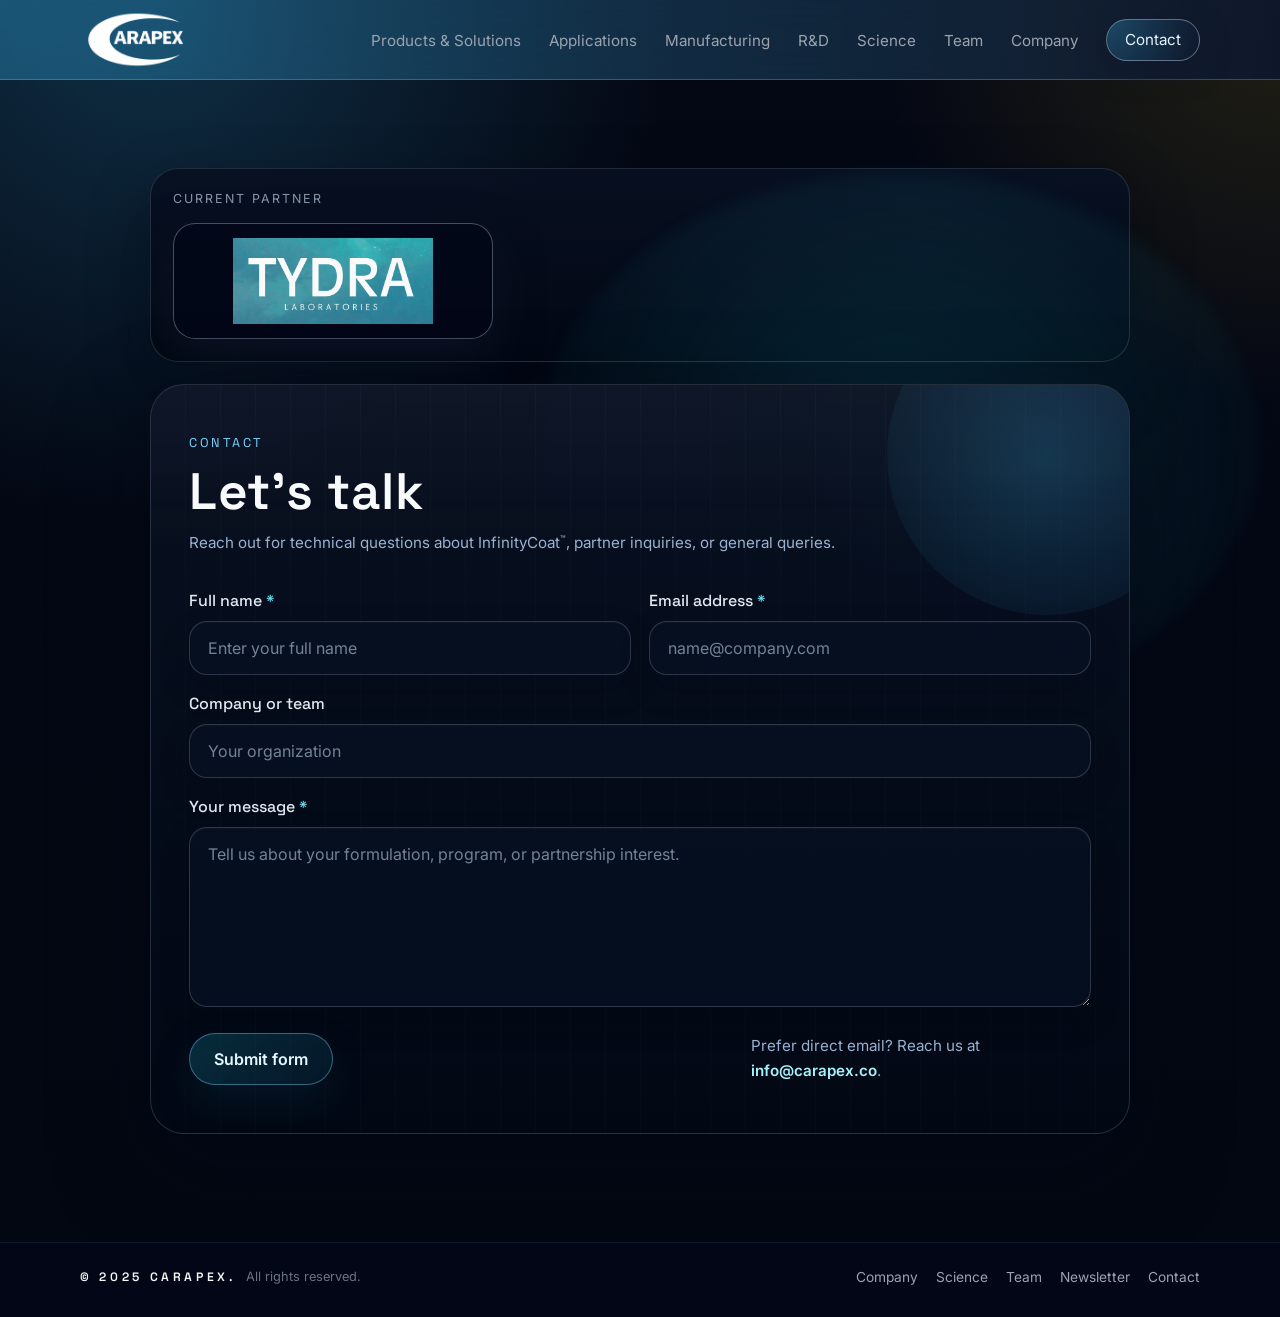
<file: contact.html>
<!DOCTYPE html>
<html lang="en">
<head>
  <meta charset="UTF-8" />
  <title>Contact Carapex</title>
  <meta name="viewport" content="width=device-width, initial-scale=1" />
  <meta
    name="description"
    content="Contact Carapex about InfinityCoat(TM), pilot studies, technical diligence, and partnership conversations."
  />
  <link rel="preconnect" href="https://fonts.googleapis.com" />
  <link rel="preconnect" href="https://fonts.gstatic.com" crossorigin />
  <link href="https://fonts.googleapis.com/css2?family=Space+Grotesk:wght@400;500;600;700&family=Inter:wght@400;500;600;700&display=swap" rel="stylesheet" />
  <link rel="stylesheet" href="styles.css" />
</head>
<body class="contact-page">
  <header class="site-header">
    <div class="header-inner">
      <a href="index.html#landing" class="brand">
        <img src="carapex_logoW.png" alt="Carapex logo" class="brand-mark" />
      </a>

      <nav class="main-nav" aria-label="Primary navigation">
        <button class="menu-toggle" aria-label="Toggle navigation" aria-expanded="false" aria-controls="primary-nav-links">
          <span></span>
          <span></span>
        </button>
        <ul class="nav-links" id="primary-nav-links">
          <li><a href="index.html#products">Products &amp; Solutions</a></li>
          <li><a href="index.html#applications">Applications</a></li>
          <li><a href="index.html#manufacturing">Manufacturing</a></li>
          <li><a href="index.html#rnd">R&amp;D</a></li>
          <li><a href="science.html">Science</a></li>
          <li><a href="team.html">Team</a></li>
          <li><a href="index.html#company">Company</a></li>
          <li><a href="contact.html" class="nav-cta is-active" aria-current="page">Contact</a></li>
        </ul>
      </nav>
    </div>
  </header>

  <main>
    <section class="section contact-page-section">
      <div class="container">
        <div class="contact-page-shell">
          <div class="collab-block contact-partner-block" aria-label="Current partner">
            <p class="collab-kicker">Current partner</p>
            <div class="collab-grid">
              <div class="collab-card">
                <img
                  src="tydra.png"
                  alt="TyDRA Laboratories logo"
                  loading="lazy"
                  decoding="async"
                />
              </div>
            </div>
          </div>

          <article class="contact-form-panel">
            <p class="eyebrow">Contact</p>
            <h1>Let's talk</h1>
            <p class="section-lead">
              Reach out for technical questions about InfinityCoat<span class="trademark">™</span>, partner
              inquiries, or general queries.
            </p>
            <form
              id="contact-form"
              class="contact-card-form"
              name="contact"
              method="POST"
              data-netlify="true"
              netlify-honeypot="bot-field"
            >
              <input type="hidden" name="form-name" value="contact" />
              <p class="visually-hidden">
                <label for="contact-bot-field">Do not fill out this field</label>
                <input id="contact-bot-field" name="bot-field" type="text" tabindex="-1" autocomplete="off" />
              </p>

              <div class="contact-form-grid">
                <div class="contact-field">
                  <label for="contact-name">Full name <span class="contact-required">*</span></label>
                  <input
                    id="contact-name"
                    name="full-name"
                    type="text"
                    required
                    placeholder="Enter your full name"
                    autocomplete="name"
                  />
                </div>

                <div class="contact-field">
                  <label for="contact-email">Email address <span class="contact-required">*</span></label>
                  <input
                    id="contact-email"
                    name="email"
                    type="email"
                    required
                    placeholder="name@company.com"
                    autocomplete="email"
                  />
                </div>

                <div class="contact-field contact-field--wide">
                  <label for="contact-company">Company or team</label>
                  <input
                    id="contact-company"
                    name="company"
                    type="text"
                    placeholder="Your organization"
                    autocomplete="organization"
                  />
                </div>

                <div class="contact-field contact-field--wide">
                  <label for="contact-message">Your message <span class="contact-required">*</span></label>
                  <textarea
                    id="contact-message"
                    name="message"
                    required
                    placeholder="Tell us about your formulation, program, or partnership interest."
                  ></textarea>
                </div>
              </div>

              <div class="contact-submit-row">
                <button type="submit" class="contact-submit">Submit form</button>
                <p class="contact-note">
                  Prefer direct email? Reach us at
                  <a href="mailto:info@carapex.co">info@carapex.co</a>.
                </p>
              </div>
            </form>
          </article>
        </div>
      </div>
    </section>
  </main>

  <footer class="site-footer">
    <div class="container footer-inner">
      <div class="footer-brand">
        <span class="brand-wordmark">© 2025 Carapex.</span>
        <span class="footer-meta">All rights reserved.</span>
      </div>
      <div class="footer-links">
        <a href="index.html#company">Company</a>
        <a href="science.html">Science</a>
        <a href="team.html">Team</a>
        <a href="index.html#newsletter">Newsletter</a>
        <a href="contact.html" aria-current="page">Contact</a>
      </div>
    </div>
  </footer>

  <script src="script.js"></script>
</body>
</html>
</file>
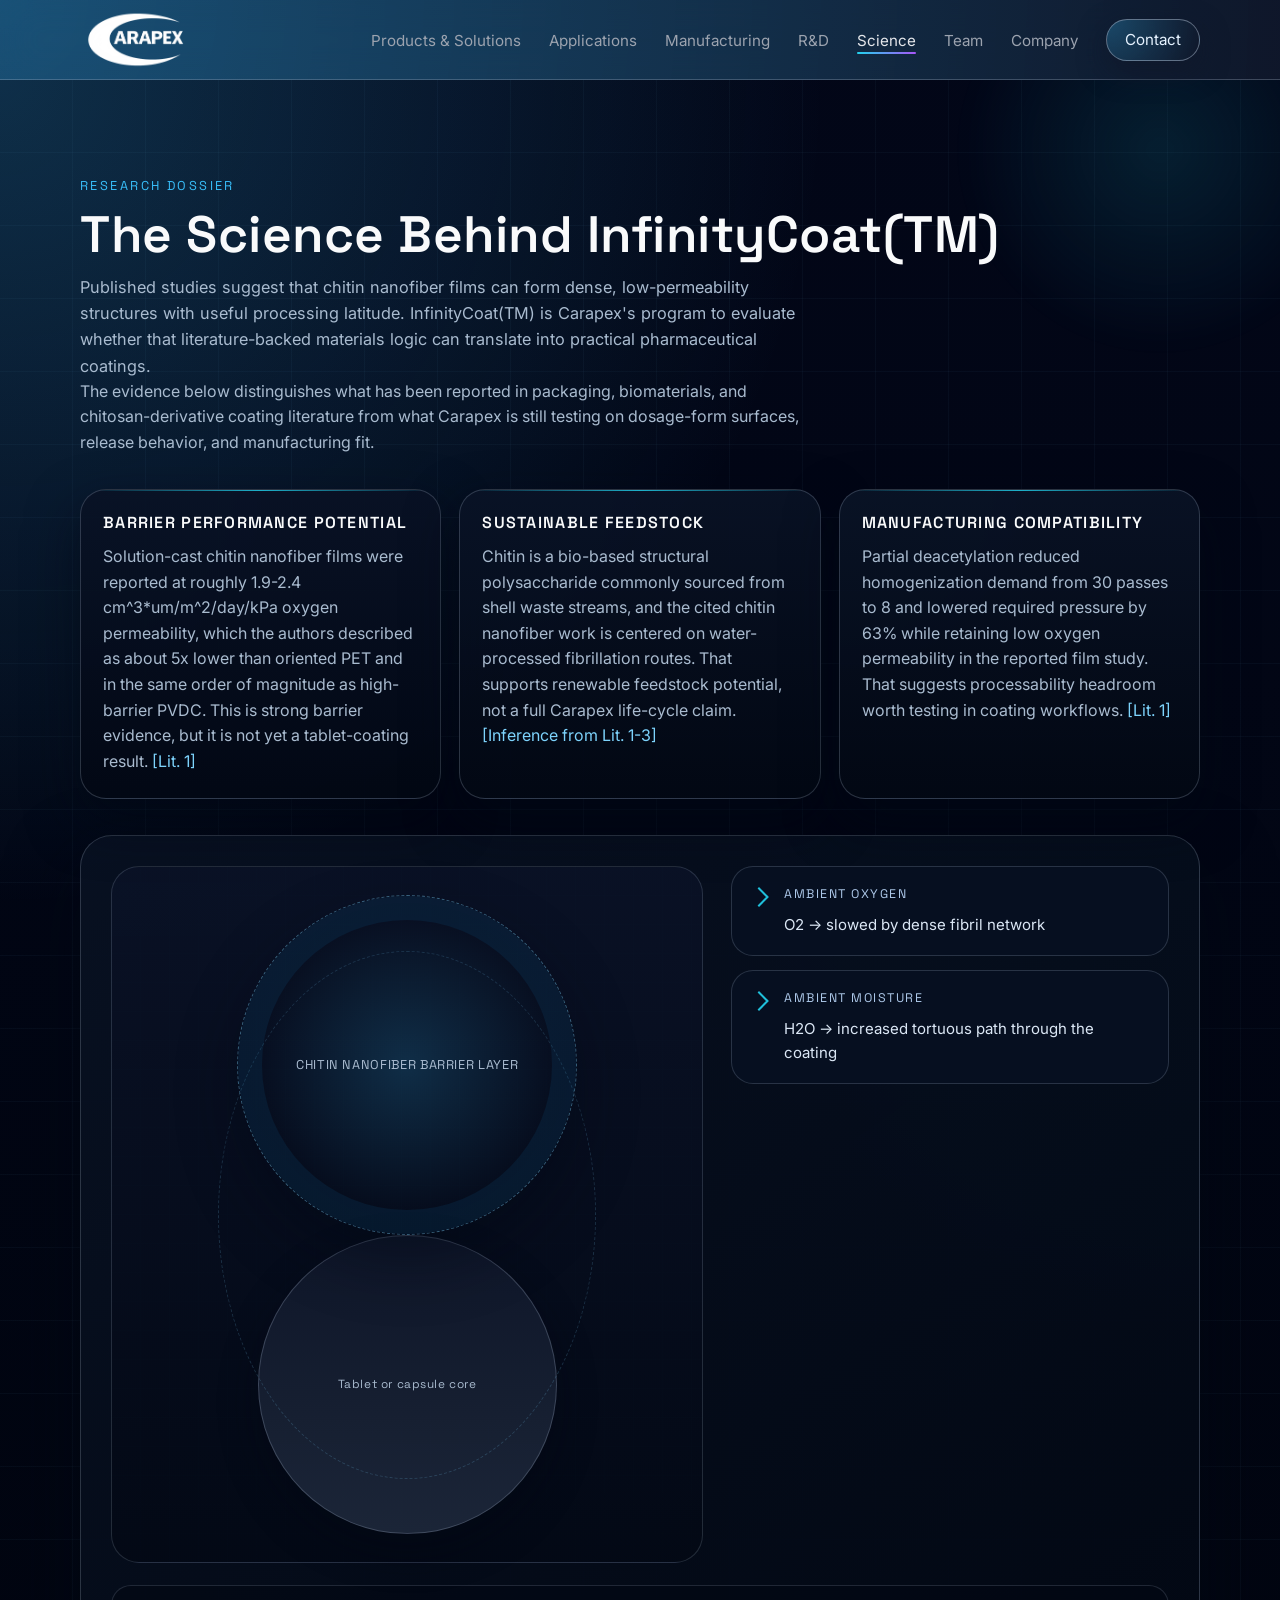
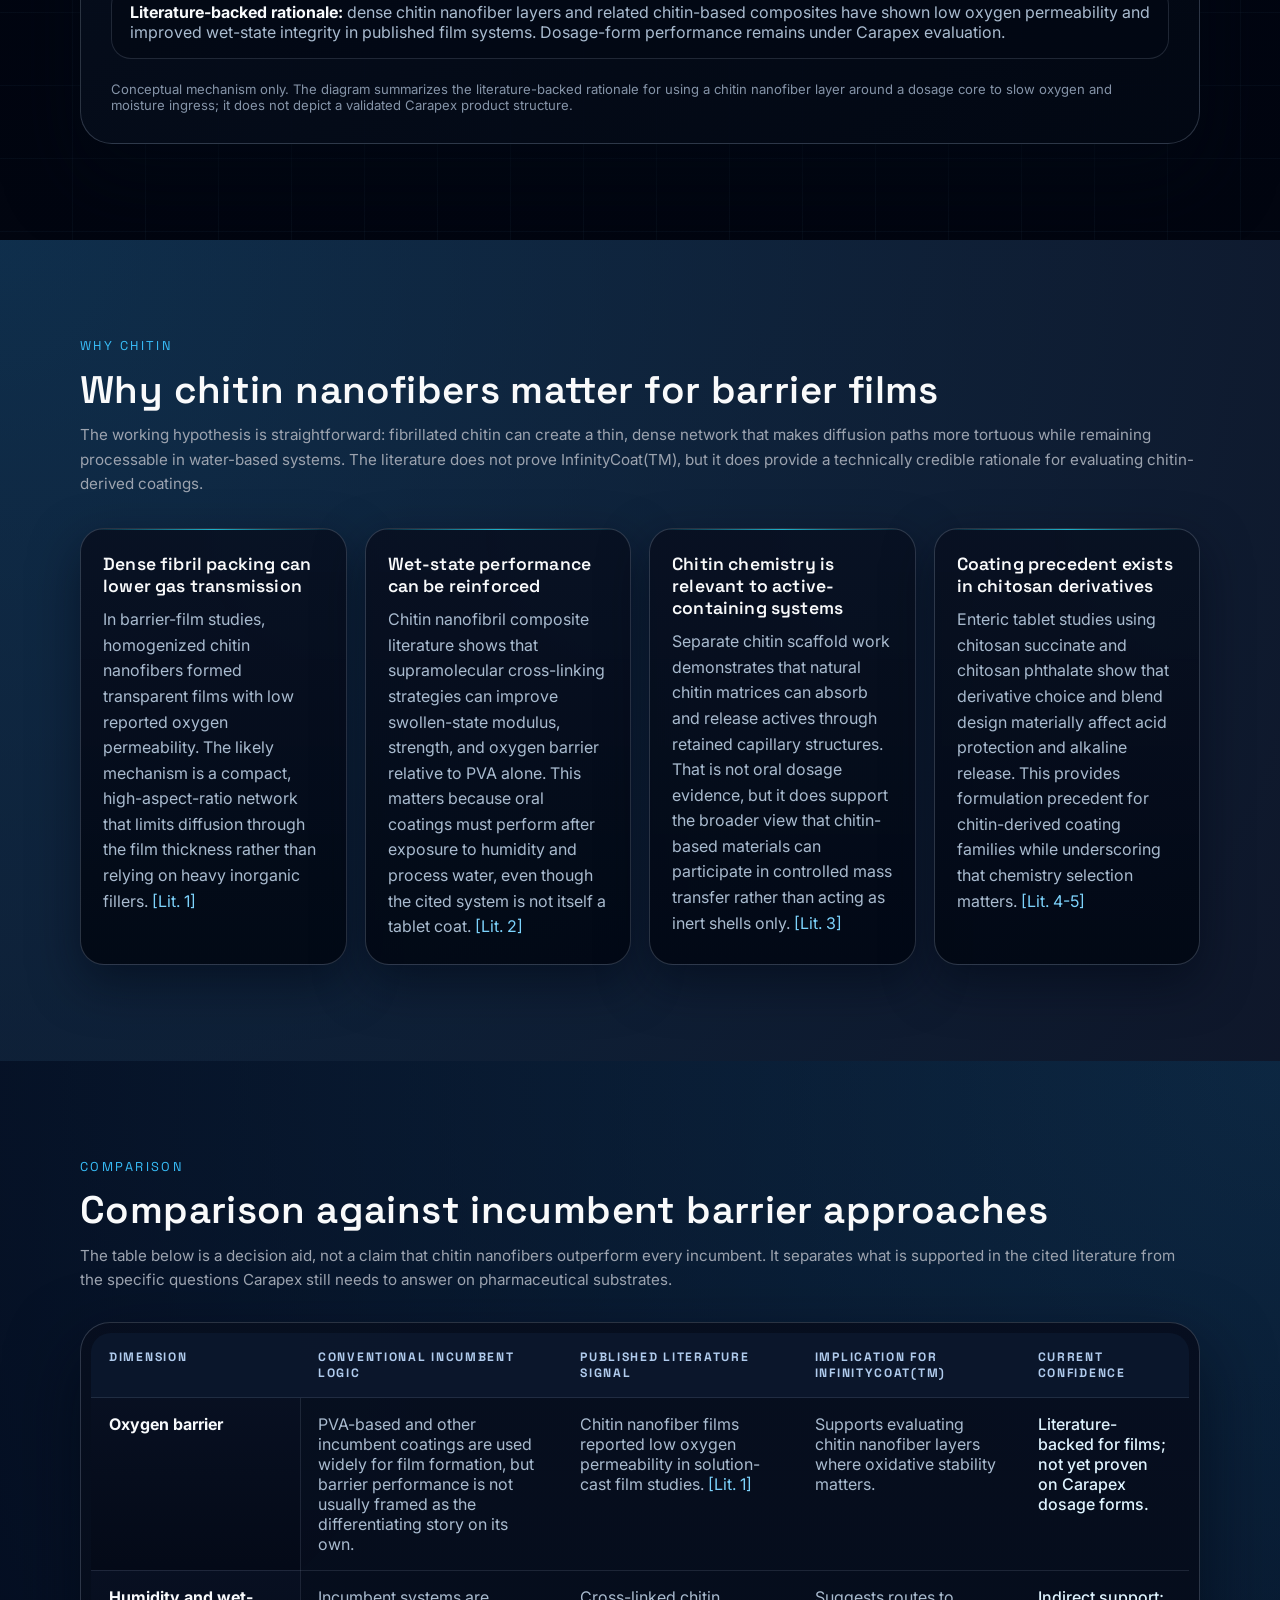
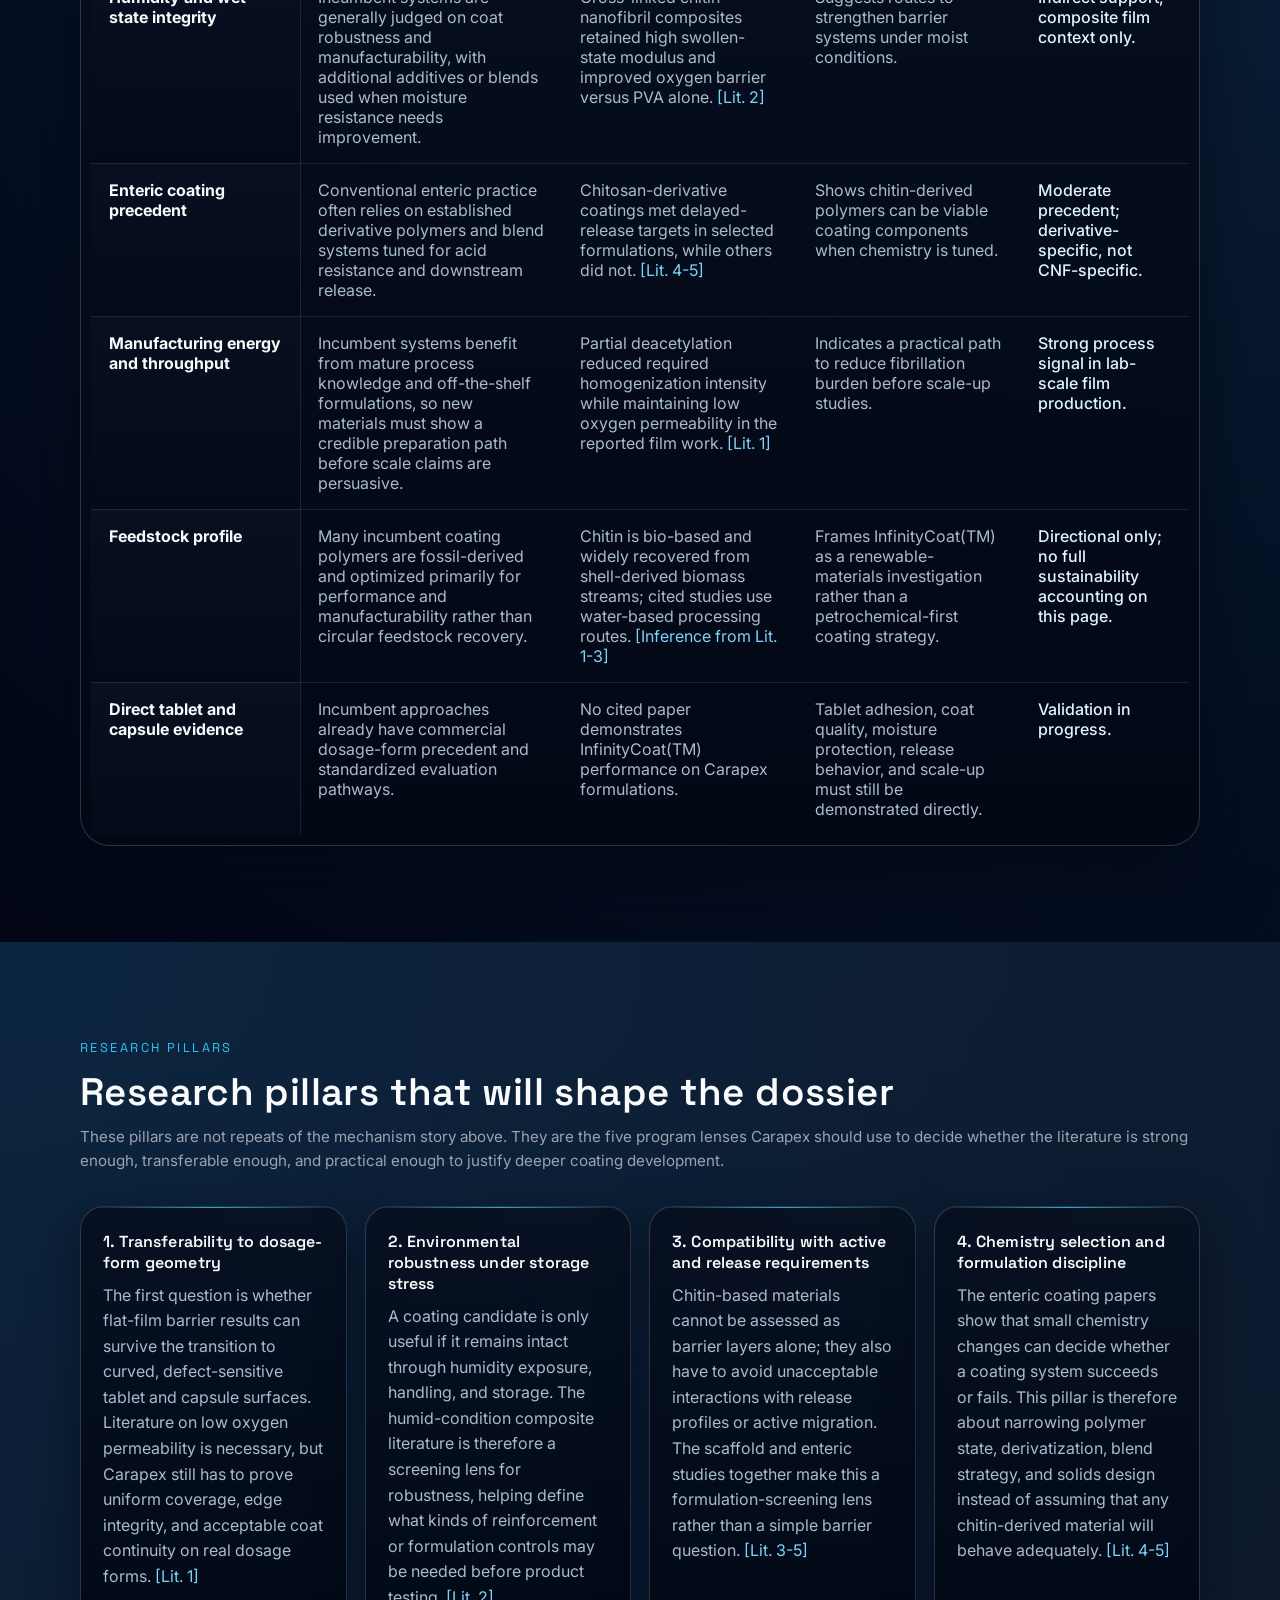
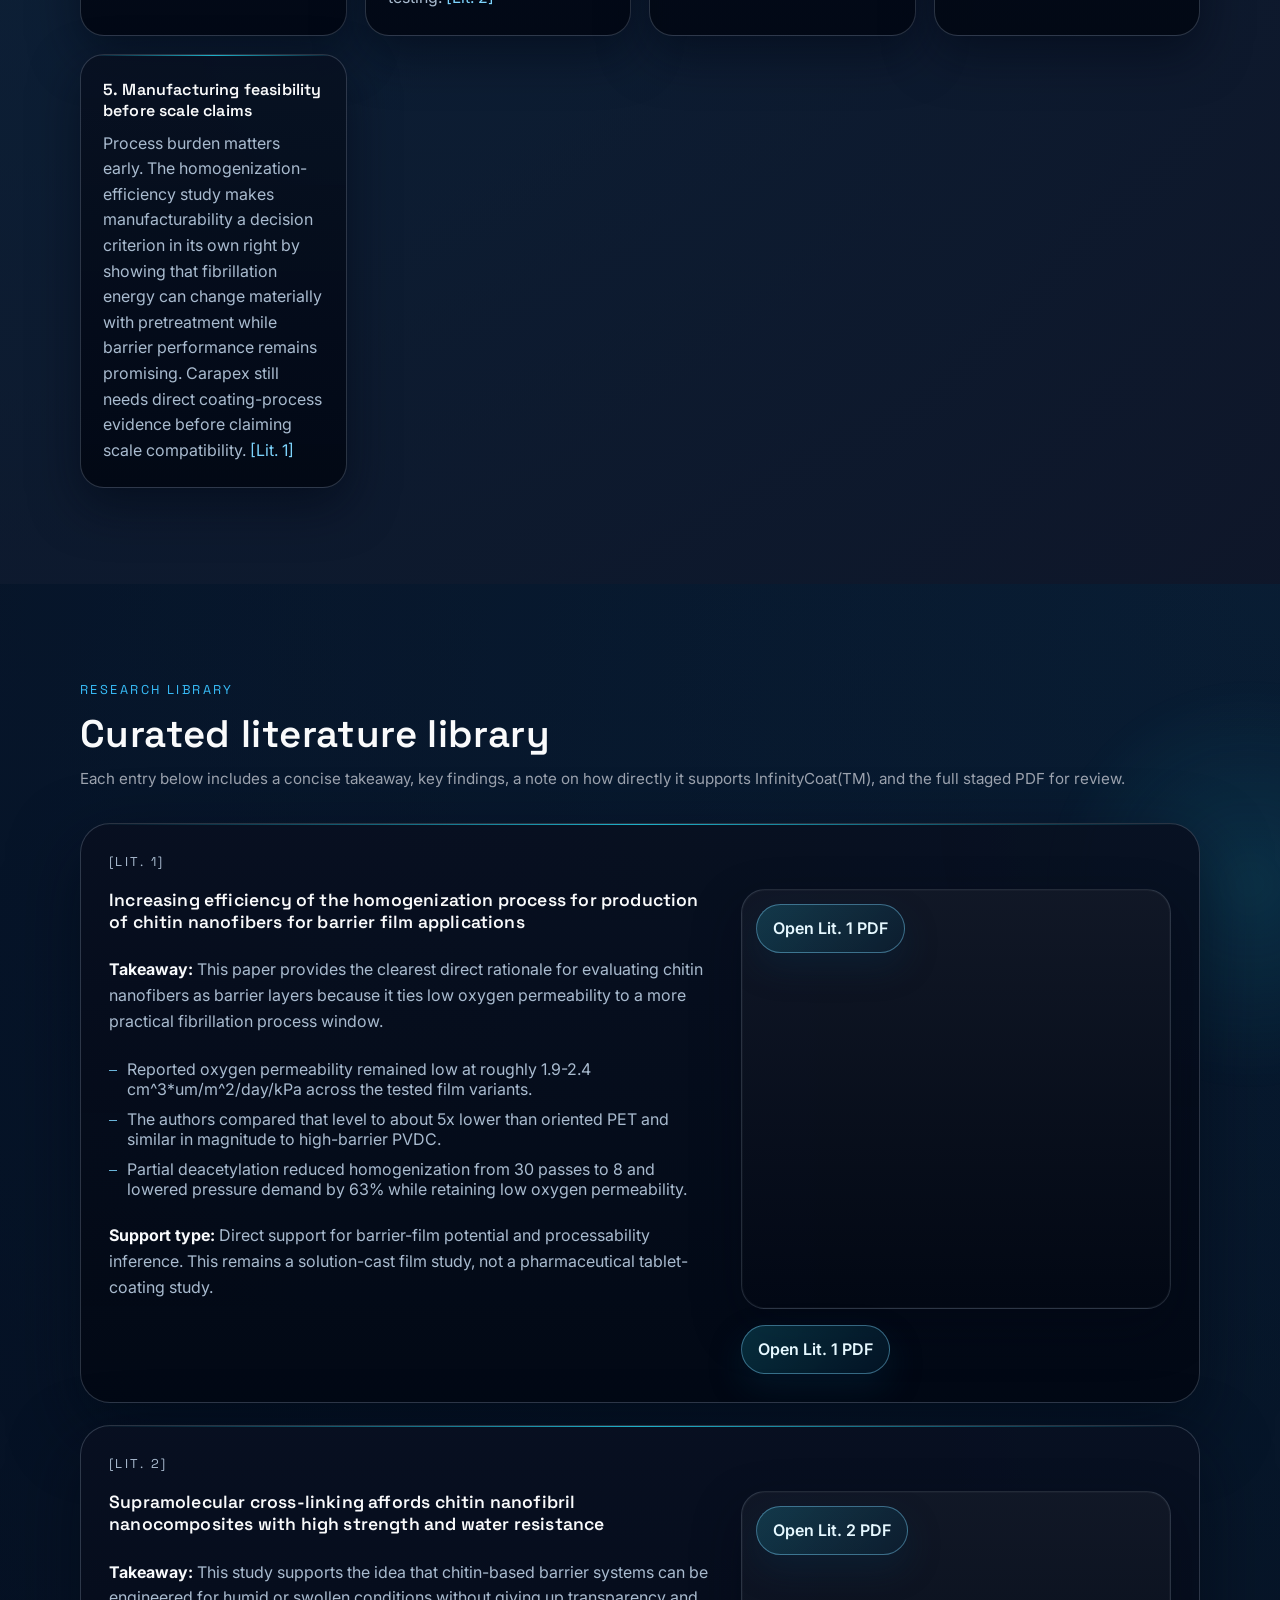
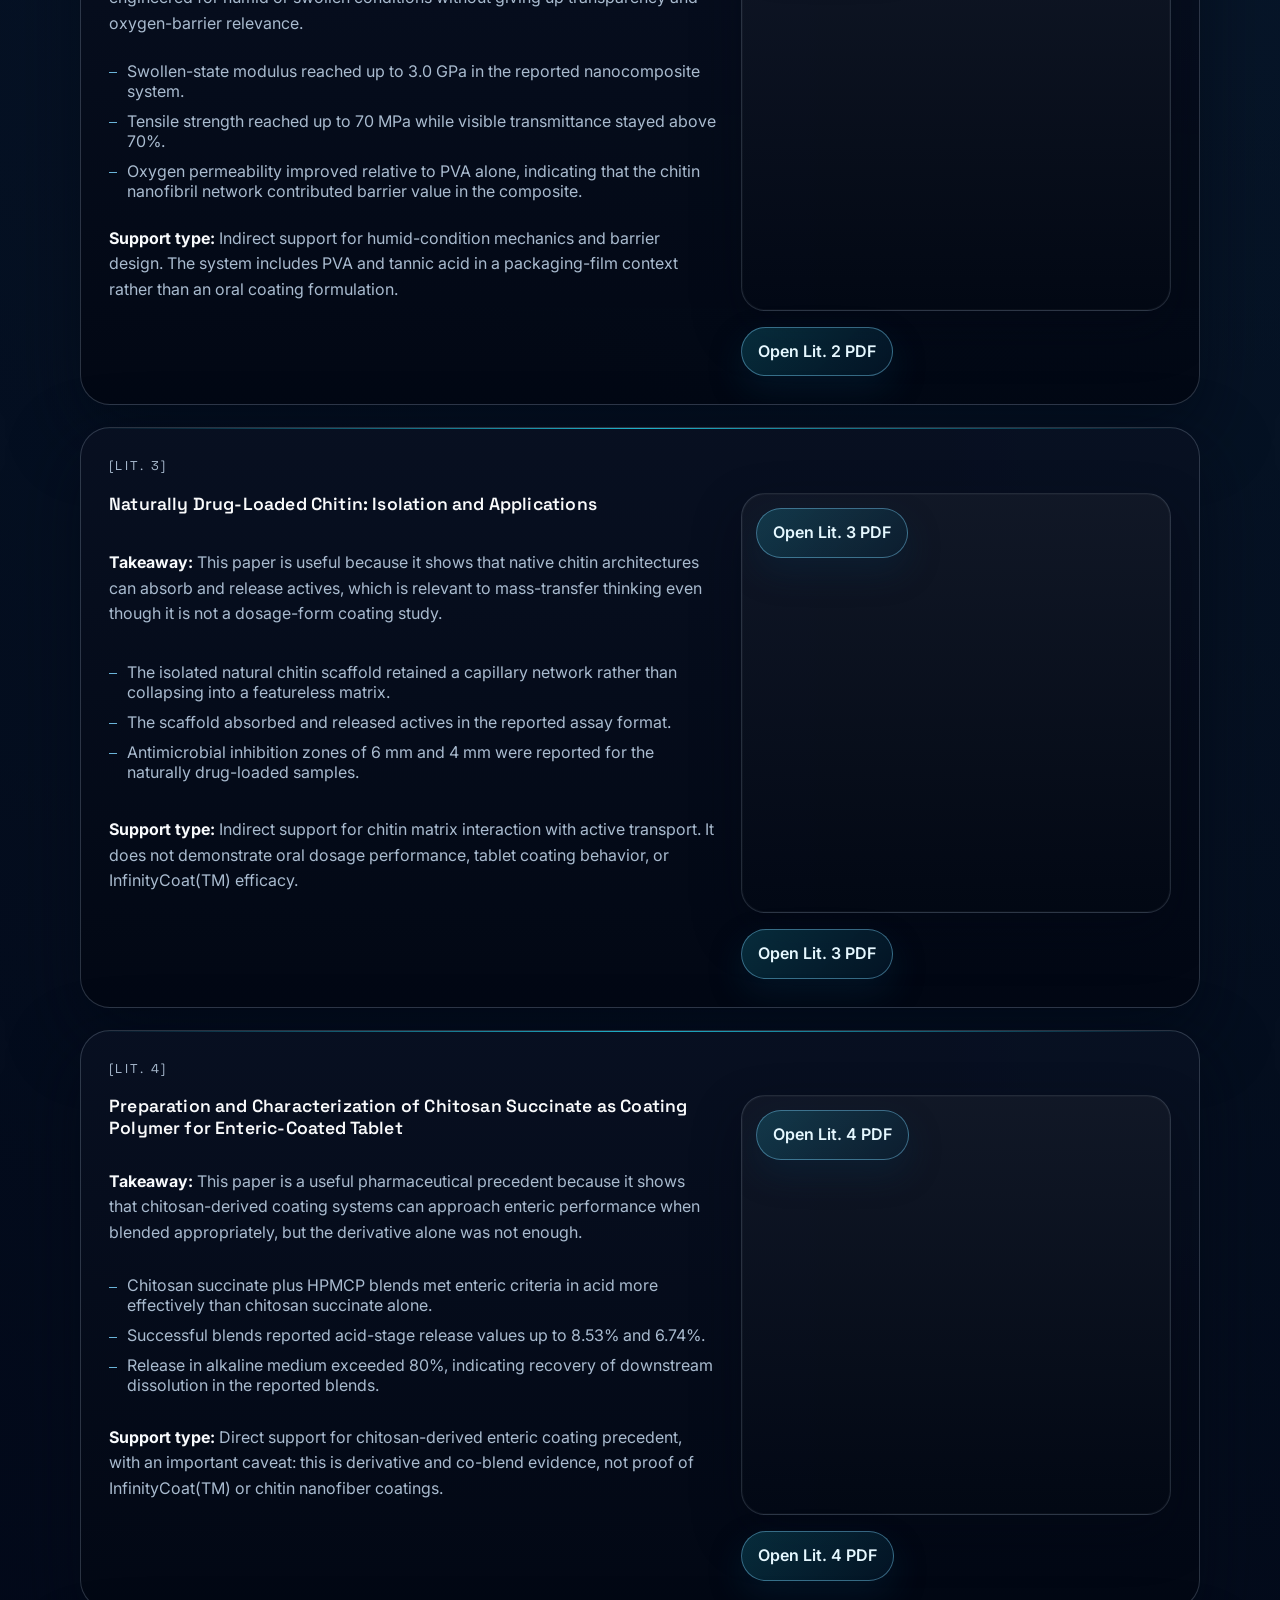
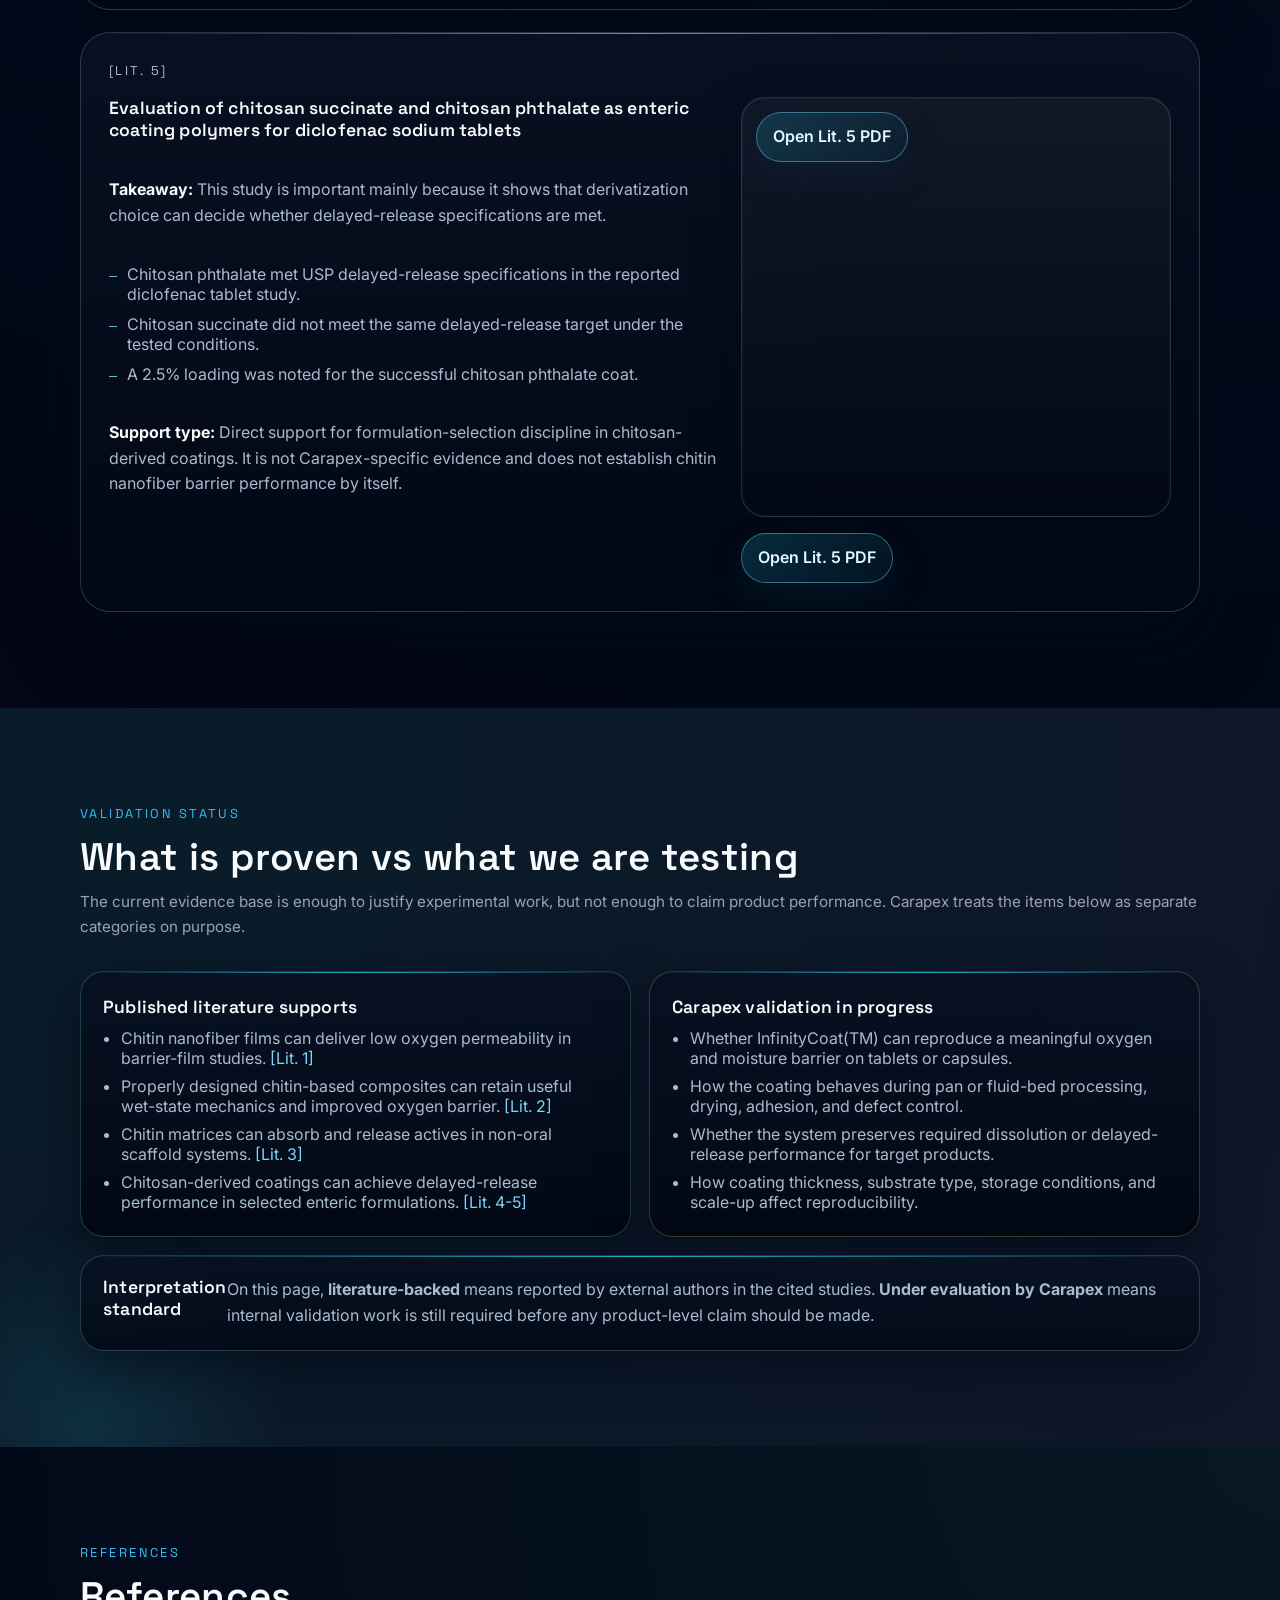
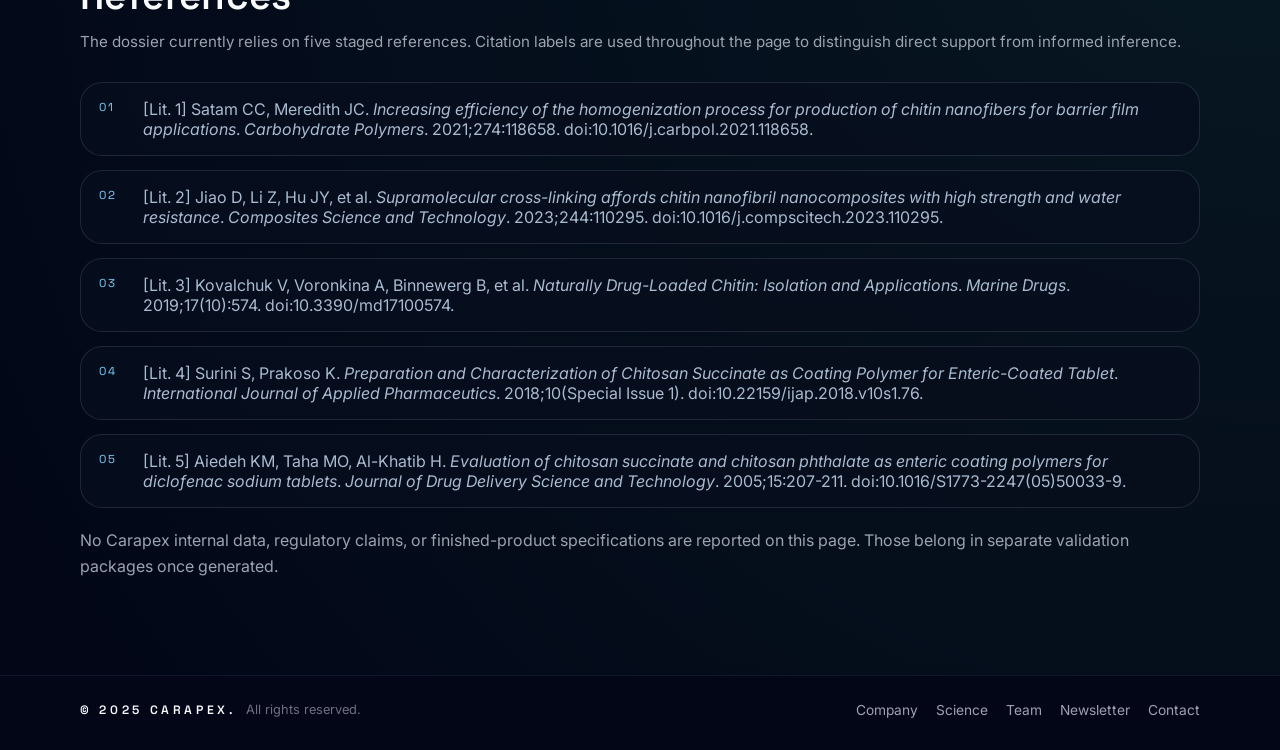
<file: science.html>
<!DOCTYPE html>
<html lang="en">
<head>
  <meta charset="UTF-8" />
  <title>The Science Behind InfinityCoat(TM)</title>
  <meta name="viewport" content="width=device-width, initial-scale=1" />
  <meta name="description" content="A science dossier for the literature-backed rationale behind InfinityCoat(TM)." />
  <link rel="preconnect" href="https://fonts.googleapis.com" />
  <link rel="preconnect" href="https://fonts.gstatic.com" crossorigin />
  <link href="https://fonts.googleapis.com/css2?family=Space+Grotesk:wght@400;500;600;700&family=Inter:wght@400;500;600;700&display=swap" rel="stylesheet" />
  <link rel="stylesheet" href="styles.css" />
</head>
<body class="science-page">
  <header class="site-header">
    <div class="header-inner">
      <a href="index.html#landing" class="brand">
        <img src="carapex_logoW.png" alt="Carapex logo" class="brand-mark" />
      </a>

      <nav class="main-nav" aria-label="Primary navigation">
        <button class="menu-toggle" aria-label="Toggle navigation" aria-expanded="false" aria-controls="primary-nav-links">
          <span></span>
          <span></span>
        </button>
        <ul class="nav-links" id="primary-nav-links">
          <li><a href="index.html#products">Products &amp; Solutions</a></li>
          <li><a href="index.html#applications">Applications</a></li>
          <li><a href="index.html#manufacturing">Manufacturing</a></li>
          <li><a href="index.html#rnd">R&amp;D</a></li>
          <li><a href="science.html" class="is-active" aria-current="page">Science</a></li>
          <li><a href="team.html">Team</a></li>
          <li><a href="index.html#company">Company</a></li>
          <li><a href="contact.html" class="nav-cta">Contact</a></li>
        </ul>
      </nav>
    </div>
  </header>

  <main>
    <section id="science-overview" class="section science-hero">
      <div class="container">
        <p class="eyebrow">Research dossier</p>
        <h1>The Science Behind InfinityCoat(TM)</h1>
        <p class="section-lead">
          Published studies suggest that chitin nanofiber films can form dense, low-permeability structures with useful processing latitude. InfinityCoat(TM) is Carapex's program to evaluate whether that literature-backed materials logic can translate into practical pharmaceutical coatings.
        </p>
        <p>
          The evidence below distinguishes what has been reported in packaging, biomaterials, and chitosan-derivative coating literature from what Carapex is still testing on dosage-form surfaces, release behavior, and manufacturing fit.
        </p>

        <div class="science-evidence-strip" aria-label="Key evidence summary">
          <article class="science-evidence-card science-evidence-card--featured">
            <h2>Barrier performance potential</h2>
            <p>
              Solution-cast chitin nanofiber films were reported at roughly 1.9-2.4 cm^3*um/m^2/day/kPa oxygen permeability, which the authors described as about 5x lower than oriented PET and in the same order of magnitude as high-barrier PVDC. This is strong barrier evidence, but it is not yet a tablet-coating result. <span>[Lit. 1]</span>
            </p>
          </article>
          <article class="science-evidence-card">
            <h2>Sustainable feedstock</h2>
            <p>
              Chitin is a bio-based structural polysaccharide commonly sourced from shell waste streams, and the cited chitin nanofiber work is centered on water-processed fibrillation routes. That supports renewable feedstock potential, not a full Carapex life-cycle claim. <span>[Inference from Lit. 1-3]</span>
            </p>
          </article>
          <article class="science-evidence-card">
            <h2>Manufacturing compatibility</h2>
            <p>
              Partial deacetylation reduced homogenization demand from 30 passes to 8 and lowered required pressure by 63% while retaining low oxygen permeability in the reported film study. That suggests processability headroom worth testing in coating workflows. <span>[Lit. 1]</span>
            </p>
          </article>
        </div>

        <figure class="science-mechanism">
          <div class="mechanism-shell">
            <div class="mechanism-barrier">
              <p>Chitin nanofiber barrier layer</p>
            </div>
            <div class="mechanism-core">
              <p>Tablet or capsule core</p>
            </div>
          </div>
          <div class="mechanism-flows">
            <div class="mechanism-flow">
              <p>Ambient oxygen</p>
              <p>O2 -> slowed by dense fibril network</p>
            </div>
            <div class="mechanism-flow">
              <p>Ambient moisture</p>
              <p>H2O -> increased tortuous path through the coating</p>
            </div>
          </div>
          <div class="mechanism-legend">
            <strong>Literature-backed rationale:</strong> dense chitin nanofiber layers and related chitin-based composites have shown low oxygen permeability and improved wet-state integrity in published film systems. Dosage-form performance remains under Carapex evaluation.
          </div>
          <figcaption>
            Conceptual mechanism only. The diagram summarizes the literature-backed rationale for using a chitin nanofiber layer around a dosage core to slow oxygen and moisture ingress; it does not depict a validated Carapex product structure.
          </figcaption>
        </figure>
      </div>
    </section>

    <section id="why-chitin" class="section section-soft">
      <div class="container">
        <p class="eyebrow">Why chitin</p>
        <h2>Why chitin nanofibers matter for barrier films</h2>
        <p class="section-lead">
          The working hypothesis is straightforward: fibrillated chitin can create a thin, dense network that makes diffusion paths more tortuous while remaining processable in water-based systems. The literature does not prove InfinityCoat(TM), but it does provide a technically credible rationale for evaluating chitin-derived coatings.
        </p>
        <div class="science-grid">
          <article class="science-card">
            <h3>Dense fibril packing can lower gas transmission</h3>
            <p>
              In barrier-film studies, homogenized chitin nanofibers formed transparent films with low reported oxygen permeability. The likely mechanism is a compact, high-aspect-ratio network that limits diffusion through the film thickness rather than relying on heavy inorganic fillers. <span>[Lit. 1]</span>
            </p>
          </article>
          <article class="science-card">
            <h3>Wet-state performance can be reinforced</h3>
            <p>
              Chitin nanofibril composite literature shows that supramolecular cross-linking strategies can improve swollen-state modulus, strength, and oxygen barrier relative to PVA alone. This matters because oral coatings must perform after exposure to humidity and process water, even though the cited system is not itself a tablet coat. <span>[Lit. 2]</span>
            </p>
          </article>
          <article class="science-card">
            <h3>Chitin chemistry is relevant to active-containing systems</h3>
            <p>
              Separate chitin scaffold work demonstrates that natural chitin matrices can absorb and release actives through retained capillary structures. That is not oral dosage evidence, but it does support the broader view that chitin-based materials can participate in controlled mass transfer rather than acting as inert shells only. <span>[Lit. 3]</span>
            </p>
          </article>
          <article class="science-card">
            <h3>Coating precedent exists in chitosan derivatives</h3>
            <p>
              Enteric tablet studies using chitosan succinate and chitosan phthalate show that derivative choice and blend design materially affect acid protection and alkaline release. This provides formulation precedent for chitin-derived coating families while underscoring that chemistry selection matters. <span>[Lit. 4-5]</span>
            </p>
          </article>
        </div>
      </div>
    </section>

    <section id="comparison" class="section">
      <div class="container">
        <p class="eyebrow">Comparison</p>
        <h2>Comparison against incumbent barrier approaches</h2>
        <p class="section-lead">
          The table below is a decision aid, not a claim that chitin nanofibers outperform every incumbent. It separates what is supported in the cited literature from the specific questions Carapex still needs to answer on pharmaceutical substrates.
        </p>
        <div class="comparison-matrix">
          <table>
            <thead>
              <tr>
                <th scope="col">Dimension</th>
                <th scope="col">Conventional incumbent logic</th>
                <th scope="col">Published literature signal</th>
                <th scope="col">Implication for InfinityCoat(TM)</th>
                <th scope="col">Current confidence</th>
              </tr>
            </thead>
            <tbody>
              <tr>
                <th scope="row">Oxygen barrier</th>
                <td>PVA-based and other incumbent coatings are used widely for film formation, but barrier performance is not usually framed as the differentiating story on its own.</td>
                <td>Chitin nanofiber films reported low oxygen permeability in solution-cast film studies. <span>[Lit. 1]</span></td>
                <td>Supports evaluating chitin nanofiber layers where oxidative stability matters.</td>
                <td>Literature-backed for films; not yet proven on Carapex dosage forms.</td>
              </tr>
              <tr>
                <th scope="row">Humidity and wet-state integrity</th>
                <td>Incumbent systems are generally judged on coat robustness and manufacturability, with additional additives or blends used when moisture resistance needs improvement.</td>
                <td>Cross-linked chitin nanofibril composites retained high swollen-state modulus and improved oxygen barrier versus PVA alone. <span>[Lit. 2]</span></td>
                <td>Suggests routes to strengthen barrier systems under moist conditions.</td>
                <td>Indirect support; composite film context only.</td>
              </tr>
              <tr>
                <th scope="row">Enteric coating precedent</th>
                <td>Conventional enteric practice often relies on established derivative polymers and blend systems tuned for acid resistance and downstream release.</td>
                <td>Chitosan-derivative coatings met delayed-release targets in selected formulations, while others did not. <span>[Lit. 4-5]</span></td>
                <td>Shows chitin-derived polymers can be viable coating components when chemistry is tuned.</td>
                <td>Moderate precedent; derivative-specific, not CNF-specific.</td>
              </tr>
              <tr>
                <th scope="row">Manufacturing energy and throughput</th>
                <td>Incumbent systems benefit from mature process knowledge and off-the-shelf formulations, so new materials must show a credible preparation path before scale claims are persuasive.</td>
                <td>Partial deacetylation reduced required homogenization intensity while maintaining low oxygen permeability in the reported film work. <span>[Lit. 1]</span></td>
                <td>Indicates a practical path to reduce fibrillation burden before scale-up studies.</td>
                <td>Strong process signal in lab-scale film production.</td>
              </tr>
              <tr>
                <th scope="row">Feedstock profile</th>
                <td>Many incumbent coating polymers are fossil-derived and optimized primarily for performance and manufacturability rather than circular feedstock recovery.</td>
                <td>Chitin is bio-based and widely recovered from shell-derived biomass streams; cited studies use water-based processing routes. <span>[Inference from Lit. 1-3]</span></td>
                <td>Frames InfinityCoat(TM) as a renewable-materials investigation rather than a petrochemical-first coating strategy.</td>
                <td>Directional only; no full sustainability accounting on this page.</td>
              </tr>
              <tr>
                <th scope="row">Direct tablet and capsule evidence</th>
                <td>Incumbent approaches already have commercial dosage-form precedent and standardized evaluation pathways.</td>
                <td>No cited paper demonstrates InfinityCoat(TM) performance on Carapex formulations.</td>
                <td>Tablet adhesion, coat quality, moisture protection, release behavior, and scale-up must still be demonstrated directly.</td>
                <td>Validation in progress.</td>
              </tr>
            </tbody>
          </table>
        </div>
      </div>
    </section>

    <section id="research-pillars" class="section section-soft">
      <div class="container">
        <p class="eyebrow">Research pillars</p>
        <h2>Research pillars that will shape the dossier</h2>
        <p class="section-lead">
          These pillars are not repeats of the mechanism story above. They are the five program lenses Carapex should use to decide whether the literature is strong enough, transferable enough, and practical enough to justify deeper coating development.
        </p>
        <div class="science-grid">
          <article class="science-card">
            <h3>1. Transferability to dosage-form geometry</h3>
            <p>
              The first question is whether flat-film barrier results can survive the transition to curved, defect-sensitive tablet and capsule surfaces. Literature on low oxygen permeability is necessary, but Carapex still has to prove uniform coverage, edge integrity, and acceptable coat continuity on real dosage forms. <span>[Lit. 1]</span>
            </p>
          </article>
          <article class="science-card">
            <h3>2. Environmental robustness under storage stress</h3>
            <p>
              A coating candidate is only useful if it remains intact through humidity exposure, handling, and storage. The humid-condition composite literature is therefore a screening lens for robustness, helping define what kinds of reinforcement or formulation controls may be needed before product testing. <span>[Lit. 2]</span>
            </p>
          </article>
          <article class="science-card">
            <h3>3. Compatibility with active and release requirements</h3>
            <p>
              Chitin-based materials cannot be assessed as barrier layers alone; they also have to avoid unacceptable interactions with release profiles or active migration. The scaffold and enteric studies together make this a formulation-screening lens rather than a simple barrier question. <span>[Lit. 3-5]</span>
            </p>
          </article>
          <article class="science-card">
            <h3>4. Chemistry selection and formulation discipline</h3>
            <p>
              The enteric coating papers show that small chemistry changes can decide whether a coating system succeeds or fails. This pillar is therefore about narrowing polymer state, derivatization, blend strategy, and solids design instead of assuming that any chitin-derived material will behave adequately. <span>[Lit. 4-5]</span>
            </p>
          </article>
          <article class="science-card">
            <h3>5. Manufacturing feasibility before scale claims</h3>
            <p>
              Process burden matters early. The homogenization-efficiency study makes manufacturability a decision criterion in its own right by showing that fibrillation energy can change materially with pretreatment while barrier performance remains promising. Carapex still needs direct coating-process evidence before claiming scale compatibility. <span>[Lit. 1]</span>
            </p>
          </article>
        </div>
      </div>
    </section>

    <section id="research-library" class="section">
      <div class="container">
        <p class="eyebrow">Research library</p>
        <h2>Curated literature library</h2>
        <p class="section-lead">
          Each entry below includes a concise takeaway, key findings, a note on how directly it supports InfinityCoat(TM), and the full staged PDF for review.
        </p>
        <div class="research-library-list">
          <article class="library-entry">
            <p class="eyebrow">[Lit. 1]</p>
            <h3>Increasing efficiency of the homogenization process for production of chitin nanofibers for barrier film applications</h3>
            <p class="library-takeaway">
              <strong>Takeaway:</strong> This paper provides the clearest direct rationale for evaluating chitin nanofibers as barrier layers because it ties low oxygen permeability to a more practical fibrillation process window.
            </p>
            <ul>
              <li>Reported oxygen permeability remained low at roughly 1.9-2.4 cm^3*um/m^2/day/kPa across the tested film variants.</li>
              <li>The authors compared that level to about 5x lower than oriented PET and similar in magnitude to high-barrier PVDC.</li>
              <li>Partial deacetylation reduced homogenization from 30 passes to 8 and lowered pressure demand by 63% while retaining low oxygen permeability.</li>
            </ul>
            <p class="library-support">
              <strong>Support type:</strong> Direct support for barrier-film potential and processability inference. This remains a solution-cast film study, not a pharmaceutical tablet-coating study.
            </p>
            <object data="papers/increasing-efficiency-chitin-nanofibers-barrier-film.pdf" type="application/pdf" width="100%" height="420">
              <p><a href="papers/increasing-efficiency-chitin-nanofibers-barrier-film.pdf" aria-label="Open Lit. 1 PDF fallback: Increasing efficiency of the homogenization process for production of chitin nanofibers for barrier film applications">Open Lit. 1 PDF</a></p>
            </object>
            <p class="library-actions"><a href="papers/increasing-efficiency-chitin-nanofibers-barrier-film.pdf" aria-label="Open Lit. 1 PDF: Increasing efficiency of the homogenization process for production of chitin nanofibers for barrier film applications">Open Lit. 1 PDF</a></p>
          </article>

          <article class="library-entry">
            <p class="eyebrow">[Lit. 2]</p>
            <h3>Supramolecular cross-linking affords chitin nanofibril nanocomposites with high strength and water resistance</h3>
            <p class="library-takeaway">
              <strong>Takeaway:</strong> This study supports the idea that chitin-based barrier systems can be engineered for humid or swollen conditions without giving up transparency and oxygen-barrier relevance.
            </p>
            <ul>
              <li>Swollen-state modulus reached up to 3.0 GPa in the reported nanocomposite system.</li>
              <li>Tensile strength reached up to 70 MPa while visible transmittance stayed above 70%.</li>
              <li>Oxygen permeability improved relative to PVA alone, indicating that the chitin nanofibril network contributed barrier value in the composite.</li>
            </ul>
            <p class="library-support">
              <strong>Support type:</strong> Indirect support for humid-condition mechanics and barrier design. The system includes PVA and tannic acid in a packaging-film context rather than an oral coating formulation.
            </p>
            <object data="papers/chitin-nanofibril-nanocomposites-water-resistance.pdf" type="application/pdf" width="100%" height="420">
              <p><a href="papers/chitin-nanofibril-nanocomposites-water-resistance.pdf" aria-label="Open Lit. 2 PDF fallback: Supramolecular cross-linking affords chitin nanofibril nanocomposites with high strength and water resistance">Open Lit. 2 PDF</a></p>
            </object>
            <p class="library-actions"><a href="papers/chitin-nanofibril-nanocomposites-water-resistance.pdf" aria-label="Open Lit. 2 PDF: Supramolecular cross-linking affords chitin nanofibril nanocomposites with high strength and water resistance">Open Lit. 2 PDF</a></p>
          </article>

          <article class="library-entry">
            <p class="eyebrow">[Lit. 3]</p>
            <h3>Naturally Drug-Loaded Chitin: Isolation and Applications</h3>
            <p class="library-takeaway">
              <strong>Takeaway:</strong> This paper is useful because it shows that native chitin architectures can absorb and release actives, which is relevant to mass-transfer thinking even though it is not a dosage-form coating study.
            </p>
            <ul>
              <li>The isolated natural chitin scaffold retained a capillary network rather than collapsing into a featureless matrix.</li>
              <li>The scaffold absorbed and released actives in the reported assay format.</li>
              <li>Antimicrobial inhibition zones of 6 mm and 4 mm were reported for the naturally drug-loaded samples.</li>
            </ul>
            <p class="library-support">
              <strong>Support type:</strong> Indirect support for chitin matrix interaction with active transport. It does not demonstrate oral dosage performance, tablet coating behavior, or InfinityCoat(TM) efficacy.
            </p>
            <object data="papers/naturally-drug-loaded-chitin.pdf" type="application/pdf" width="100%" height="420">
              <p><a href="papers/naturally-drug-loaded-chitin.pdf" aria-label="Open Lit. 3 PDF fallback: Naturally Drug-Loaded Chitin: Isolation and Applications">Open Lit. 3 PDF</a></p>
            </object>
            <p class="library-actions"><a href="papers/naturally-drug-loaded-chitin.pdf" aria-label="Open Lit. 3 PDF: Naturally Drug-Loaded Chitin: Isolation and Applications">Open Lit. 3 PDF</a></p>
          </article>

          <article class="library-entry">
            <p class="eyebrow">[Lit. 4]</p>
            <h3>Preparation and Characterization of Chitosan Succinate as Coating Polymer for Enteric-Coated Tablet</h3>
            <p class="library-takeaway">
              <strong>Takeaway:</strong> This paper is a useful pharmaceutical precedent because it shows that chitosan-derived coating systems can approach enteric performance when blended appropriately, but the derivative alone was not enough.
            </p>
            <ul>
              <li>Chitosan succinate plus HPMCP blends met enteric criteria in acid more effectively than chitosan succinate alone.</li>
              <li>Successful blends reported acid-stage release values up to 8.53% and 6.74%.</li>
              <li>Release in alkaline medium exceeded 80%, indicating recovery of downstream dissolution in the reported blends.</li>
            </ul>
            <p class="library-support">
              <strong>Support type:</strong> Direct support for chitosan-derived enteric coating precedent, with an important caveat: this is derivative and co-blend evidence, not proof of InfinityCoat(TM) or chitin nanofiber coatings.
            </p>
            <object data="papers/chitosan-succinate-enteric-coated-tablet.pdf" type="application/pdf" width="100%" height="420">
              <p><a href="papers/chitosan-succinate-enteric-coated-tablet.pdf" aria-label="Open Lit. 4 PDF fallback: Preparation and Characterization of Chitosan Succinate as Coating Polymer for Enteric-Coated Tablet">Open Lit. 4 PDF</a></p>
            </object>
            <p class="library-actions"><a href="papers/chitosan-succinate-enteric-coated-tablet.pdf" aria-label="Open Lit. 4 PDF: Preparation and Characterization of Chitosan Succinate as Coating Polymer for Enteric-Coated Tablet">Open Lit. 4 PDF</a></p>
          </article>

          <article class="library-entry">
            <p class="eyebrow">[Lit. 5]</p>
            <h3>Evaluation of chitosan succinate and chitosan phthalate as enteric coating polymers for diclofenac sodium tablets</h3>
            <p class="library-takeaway">
              <strong>Takeaway:</strong> This study is important mainly because it shows that derivatization choice can decide whether delayed-release specifications are met.
            </p>
            <ul>
              <li>Chitosan phthalate met USP delayed-release specifications in the reported diclofenac tablet study.</li>
              <li>Chitosan succinate did not meet the same delayed-release target under the tested conditions.</li>
              <li>A 2.5% loading was noted for the successful chitosan phthalate coat.</li>
            </ul>
            <p class="library-support">
              <strong>Support type:</strong> Direct support for formulation-selection discipline in chitosan-derived coatings. It is not Carapex-specific evidence and does not establish chitin nanofiber barrier performance by itself.
            </p>
            <object data="papers/chitosan-succinate-chitosan-phthalate-diclofenac.pdf" type="application/pdf" width="100%" height="420">
              <p><a href="papers/chitosan-succinate-chitosan-phthalate-diclofenac.pdf" aria-label="Open Lit. 5 PDF fallback: Evaluation of chitosan succinate and chitosan phthalate as enteric coating polymers for diclofenac sodium tablets">Open Lit. 5 PDF</a></p>
            </object>
            <p class="library-actions"><a href="papers/chitosan-succinate-chitosan-phthalate-diclofenac.pdf" aria-label="Open Lit. 5 PDF: Evaluation of chitosan succinate and chitosan phthalate as enteric coating polymers for diclofenac sodium tablets">Open Lit. 5 PDF</a></p>
          </article>
        </div>
      </div>
    </section>

    <section id="validation-status" class="section section-soft">
      <div class="container">
        <p class="eyebrow">Validation status</p>
        <h2>What is proven vs what we are testing</h2>
        <p class="section-lead">
          The current evidence base is enough to justify experimental work, but not enough to claim product performance. Carapex treats the items below as separate categories on purpose.
        </p>
        <div class="science-grid validation-grid">
          <article class="science-card validation-card validation-card--supported">
            <h3>Published literature supports</h3>
            <ul>
              <li>Chitin nanofiber films can deliver low oxygen permeability in barrier-film studies. <span>[Lit. 1]</span></li>
              <li>Properly designed chitin-based composites can retain useful wet-state mechanics and improved oxygen barrier. <span>[Lit. 2]</span></li>
              <li>Chitin matrices can absorb and release actives in non-oral scaffold systems. <span>[Lit. 3]</span></li>
              <li>Chitosan-derived coatings can achieve delayed-release performance in selected enteric formulations. <span>[Lit. 4-5]</span></li>
            </ul>
          </article>
          <article class="science-card validation-card validation-card--in-progress">
            <h3>Carapex validation in progress</h3>
            <ul>
              <li>Whether InfinityCoat(TM) can reproduce a meaningful oxygen and moisture barrier on tablets or capsules.</li>
              <li>How the coating behaves during pan or fluid-bed processing, drying, adhesion, and defect control.</li>
              <li>Whether the system preserves required dissolution or delayed-release performance for target products.</li>
              <li>How coating thickness, substrate type, storage conditions, and scale-up affect reproducibility.</li>
            </ul>
          </article>
          <article class="science-card validation-card validation-card--standard">
            <h3>Interpretation standard</h3>
            <p>
              On this page, <strong>literature-backed</strong> means reported by external authors in the cited studies. <strong>Under evaluation by Carapex</strong> means internal validation work is still required before any product-level claim should be made.
            </p>
          </article>
        </div>
      </div>
    </section>

    <section id="references" class="section">
      <div class="container">
        <p class="eyebrow">References</p>
        <h2>References</h2>
        <p class="section-lead">
          The dossier currently relies on five staged references. Citation labels are used throughout the page to distinguish direct support from informed inference.
        </p>
        <ol class="references-list">
          <li>
            [Lit. 1] Satam CC, Meredith JC. <cite>Increasing efficiency of the homogenization process for production of chitin nanofibers for barrier film applications</cite>. <em>Carbohydrate Polymers</em>. 2021;274:118658. doi:10.1016/j.carbpol.2021.118658.
          </li>
          <li>
            [Lit. 2] Jiao D, Li Z, Hu JY, et al. <cite>Supramolecular cross-linking affords chitin nanofibril nanocomposites with high strength and water resistance</cite>. <em>Composites Science and Technology</em>. 2023;244:110295. doi:10.1016/j.compscitech.2023.110295.
          </li>
          <li>
            [Lit. 3] Kovalchuk V, Voronkina A, Binnewerg B, et al. <cite>Naturally Drug-Loaded Chitin: Isolation and Applications</cite>. <em>Marine Drugs</em>. 2019;17(10):574. doi:10.3390/md17100574.
          </li>
          <li>
            [Lit. 4] Surini S, Prakoso K. <cite>Preparation and Characterization of Chitosan Succinate as Coating Polymer for Enteric-Coated Tablet</cite>. <em>International Journal of Applied Pharmaceutics</em>. 2018;10(Special Issue 1). doi:10.22159/ijap.2018.v10s1.76.
          </li>
          <li>
            [Lit. 5] Aiedeh KM, Taha MO, Al-Khatib H. <cite>Evaluation of chitosan succinate and chitosan phthalate as enteric coating polymers for diclofenac sodium tablets</cite>. <em>Journal of Drug Delivery Science and Technology</em>. 2005;15:207-211. doi:10.1016/S1773-2247(05)50033-9.
          </li>
        </ol>
        <p>
          No Carapex internal data, regulatory claims, or finished-product specifications are reported on this page. Those belong in separate validation packages once generated.
        </p>
      </div>
    </section>
  </main>

  <footer class="site-footer">
    <div class="container footer-inner">
      <div class="footer-brand">
        <span class="brand-wordmark">© 2025 Carapex.</span>
        <span class="footer-meta">All rights reserved.</span>
      </div>
      <div class="footer-links">
        <a href="index.html#company">Company</a>
        <a href="science.html" aria-current="page">Science</a>
        <a href="team.html">Team</a>
        <a href="index.html#newsletter">Newsletter</a>
        <a href="contact.html">Contact</a>
      </div>
    </div>
  </footer>

  <script src="script.js"></script>
</body>
</html>
</file>
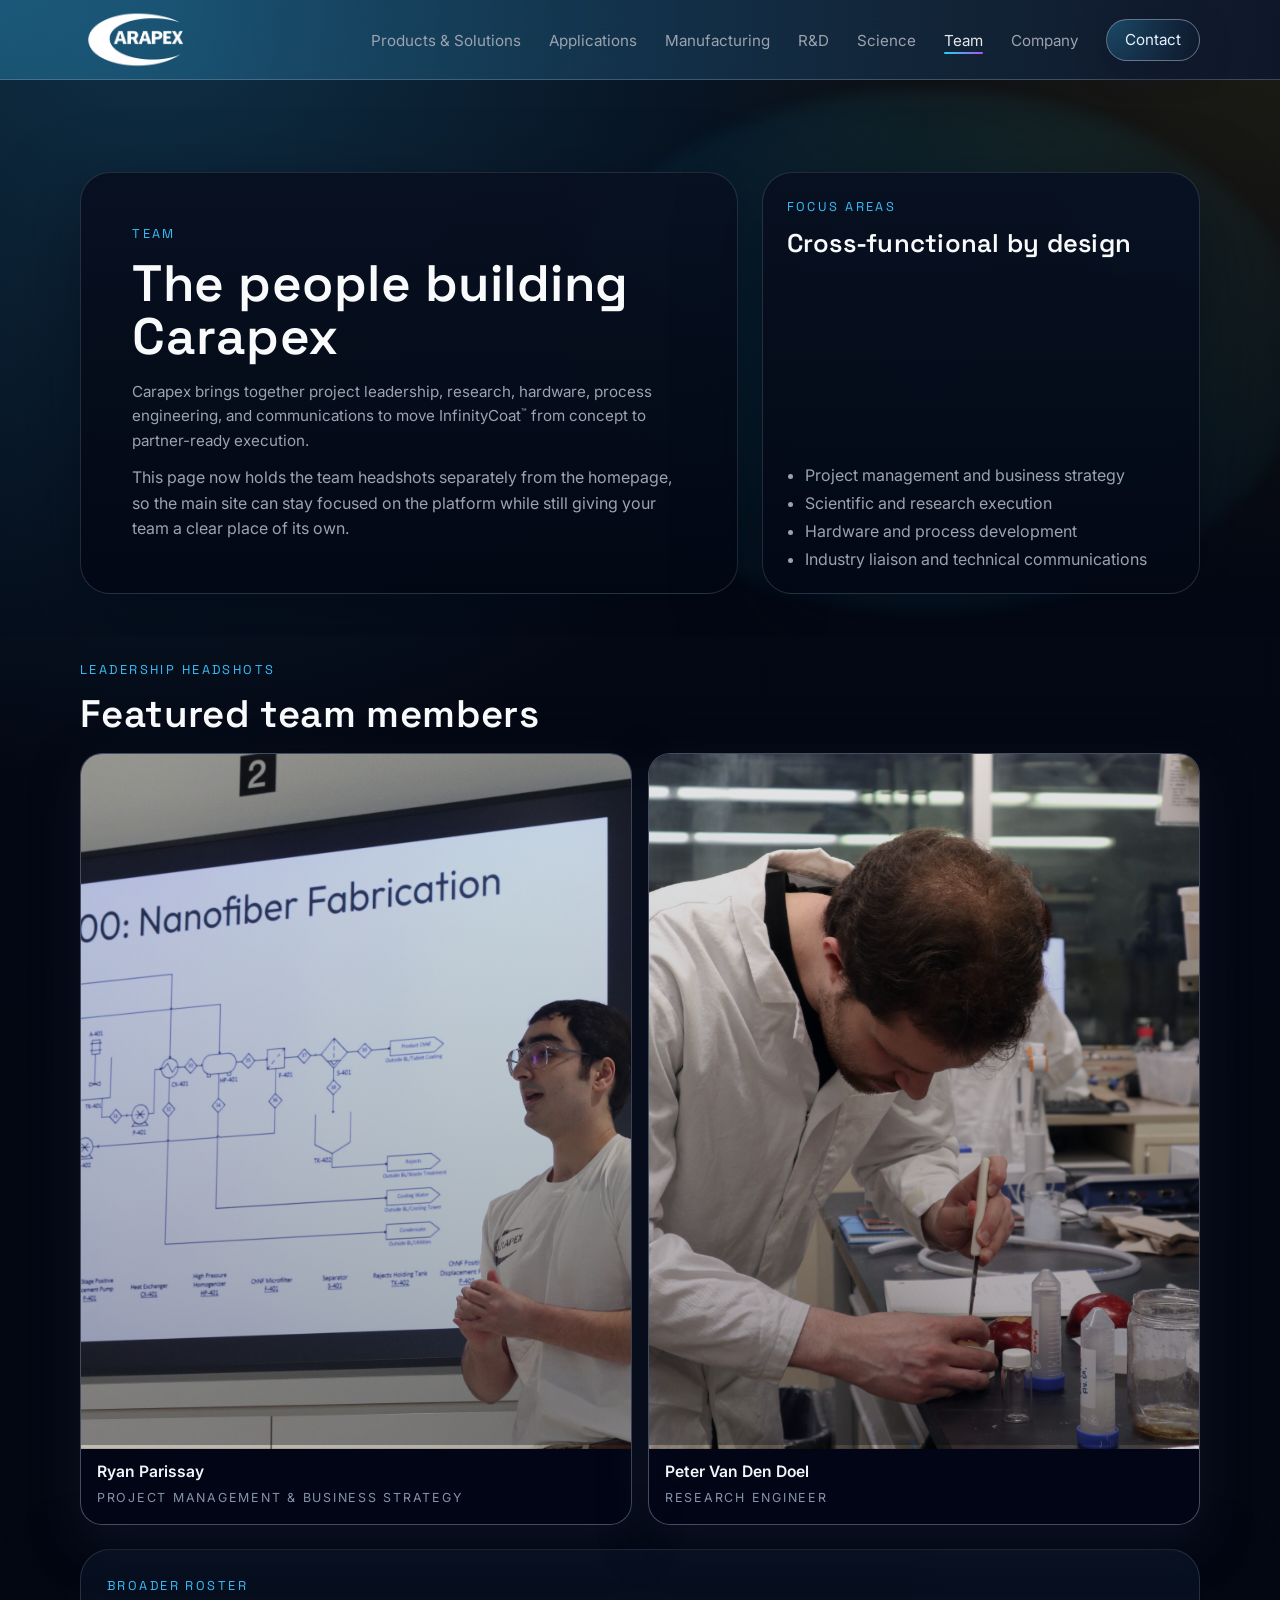
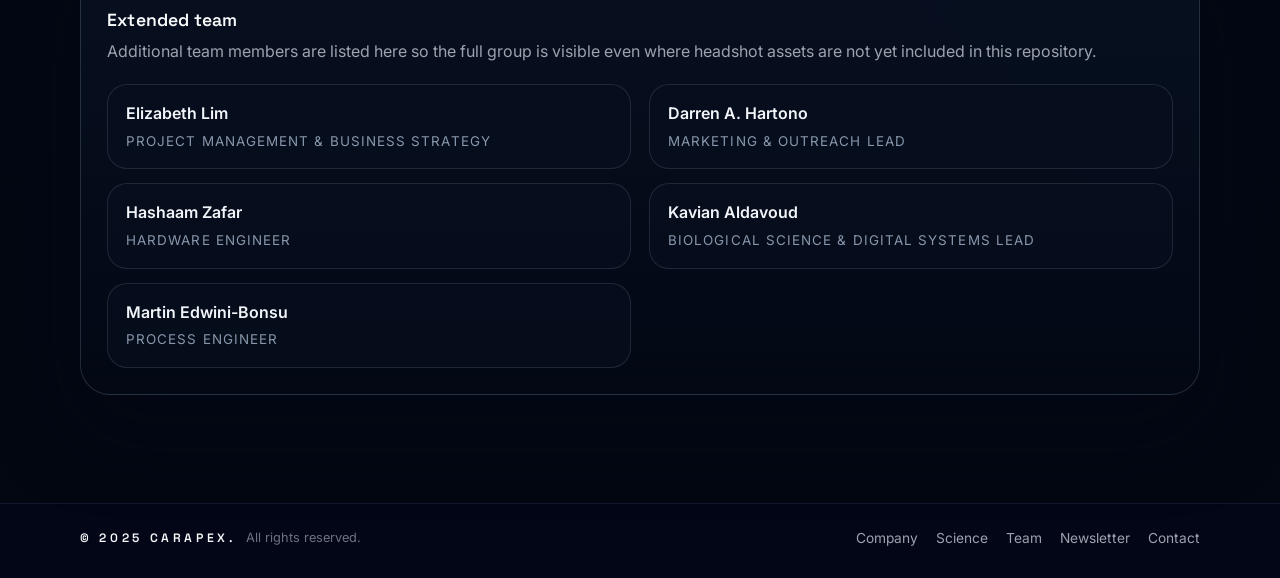
<file: team.html>
<!DOCTYPE html>
<html lang="en">
<head>
  <meta charset="UTF-8" />
  <title>Team Carapex</title>
  <meta name="viewport" content="width=device-width, initial-scale=1" />
  <meta
    name="description"
    content="Meet the Carapex team building InfinityCoat(TM), including leadership headshots and the broader operating roster."
  />
  <link rel="preconnect" href="https://fonts.googleapis.com" />
  <link rel="preconnect" href="https://fonts.gstatic.com" crossorigin />
  <link href="https://fonts.googleapis.com/css2?family=Space+Grotesk:wght@400;500;600;700&family=Inter:wght@400;500;600;700&display=swap" rel="stylesheet" />
  <link rel="stylesheet" href="styles.css" />
</head>
<body class="team-page">
  <header class="site-header">
    <div class="header-inner">
      <a href="index.html#landing" class="brand">
        <img src="carapex_logoW.png" alt="Carapex logo" class="brand-mark" />
      </a>

      <nav class="main-nav" aria-label="Primary navigation">
        <button class="menu-toggle" aria-label="Toggle navigation" aria-expanded="false" aria-controls="primary-nav-links">
          <span></span>
          <span></span>
        </button>
        <ul class="nav-links" id="primary-nav-links">
          <li><a href="index.html#products">Products &amp; Solutions</a></li>
          <li><a href="index.html#applications">Applications</a></li>
          <li><a href="index.html#manufacturing">Manufacturing</a></li>
          <li><a href="index.html#rnd">R&amp;D</a></li>
          <li><a href="science.html">Science</a></li>
          <li><a href="team.html" class="is-active" aria-current="page">Team</a></li>
          <li><a href="index.html#company">Company</a></li>
          <li><a href="contact.html" class="nav-cta">Contact</a></li>
        </ul>
      </nav>
    </div>
  </header>

  <main>
    <section class="section team-page-hero">
      <div class="container">
        <div class="team-hero-layout">
          <article class="team-hero-copy">
            <p class="eyebrow">Team</p>
            <h1>The people building Carapex</h1>
            <p class="section-lead">
              Carapex brings together project leadership, research, hardware, process engineering, and communications
              to move InfinityCoat<span class="trademark">™</span> from concept to partner-ready execution.
            </p>
            <p>
              This page now holds the team headshots separately from the homepage, so the main site can stay focused on
              the platform while still giving your team a clear place of its own.
            </p>
          </article>

          <aside class="team-hero-card" aria-label="Team focus areas">
            <div>
              <p class="eyebrow">Focus areas</p>
              <h2>Cross-functional by design</h2>
            </div>
            <ul>
              <li>Project management and business strategy</li>
              <li>Scientific and research execution</li>
              <li>Hardware and process development</li>
              <li>Industry liaison and technical communications</li>
            </ul>
          </aside>
        </div>
      </div>
    </section>

    <section class="section team-page-section">
      <div class="container">
        <div class="team-block" aria-label="Carapex leadership headshots">
          <div class="team-heading">
            <div>
              <p class="eyebrow">Leadership headshots</p>
              <h2>Featured team members</h2>
            </div>
          </div>

          <div class="team-grid">
            <article class="team-card">
              <div class="team-photo" style="--pos: 50% 62%;">
                <img src="ryan.png" alt="Ryan Parissay headshot" loading="lazy" decoding="async" />
              </div>
              <div class="team-meta">
                <p class="team-name">Ryan Parissay</p>
                <p class="team-role">Project Management &amp; Business Strategy</p>
              </div>
            </article>

            <article class="team-card">
              <div class="team-photo" style="--pos: 50% 55%;">
                <img src="peter.png" alt="Peter Van Den Doel headshot" loading="lazy" decoding="async" />
              </div>
              <div class="team-meta">
                <p class="team-name">Peter Van Den Doel</p>
                <p class="team-role">Research Engineer</p>
              </div>
            </article>
          </div>
        </div>

        <section class="team-roster" aria-label="Broader Carapex team roster">
          <p class="eyebrow">Broader roster</p>
          <h3>Extended team</h3>
          <p>
            Additional team members are listed here so the full group is visible even where headshot assets are not yet
            included in this repository.
          </p>

          <div class="team-roster-grid">
            <article class="team-roster-entry">
              <p class="team-roster-name">Elizabeth Lim</p>
              <p class="team-roster-role">Project Management &amp; Business Strategy</p>
            </article>
            <article class="team-roster-entry">
              <p class="team-roster-name">Darren A. Hartono</p>
              <p class="team-roster-role">Marketing &amp; Outreach Lead</p>
            </article>
            <article class="team-roster-entry">
              <p class="team-roster-name">Hashaam Zafar</p>
              <p class="team-roster-role">Hardware Engineer</p>
            </article>
            <article class="team-roster-entry">
              <p class="team-roster-name">Kavian Aldavoud</p>
              <p class="team-roster-role">Biological Science &amp; Digital Systems Lead</p>
            </article>
            <article class="team-roster-entry">
              <p class="team-roster-name">Martin Edwini-Bonsu</p>
              <p class="team-roster-role">Process Engineer</p>
            </article>
          </div>
        </section>
      </div>
    </section>
  </main>

  <footer class="site-footer">
    <div class="container footer-inner">
      <div class="footer-brand">
        <span class="brand-wordmark">© 2025 Carapex.</span>
        <span class="footer-meta">All rights reserved.</span>
      </div>
      <div class="footer-links">
        <a href="index.html#company">Company</a>
        <a href="science.html">Science</a>
        <a href="team.html" aria-current="page">Team</a>
        <a href="index.html#newsletter">Newsletter</a>
        <a href="contact.html">Contact</a>
      </div>
    </div>
  </footer>

  <script src="script.js"></script>
</body>
</html>
</file>
<file: styles.css>
/* ===== Root & Global ===== */

:root {
  --header-height: 80px;

  --bg-page: #0b1020;
  --bg-page-soft: #0f172a;
  --bg-section: #050816;
  --bg-section-soft: #0b1220;

  --bg-card: #020617;
  --bg-card-soft: rgba(15, 23, 42, 0.9);

  --border-subtle: rgba(148, 163, 184, 0.45);
  --border-strong: rgba(148, 163, 184, 0.7);

  --accent: #38bdf8;
  --accent-soft: rgba(56, 189, 248, 0.18);
  --accent-strong: #0ea5e9;

  --text-main: #e5e7eb;
  --text-muted: #9ca3af;
  --text-soft: #6b7280;

  --shadow-soft: 0 18px 45px rgba(15, 23, 42, 0.7);
  --shadow-hero: 0 40px 120px rgba(0, 0, 0, 0.9);

  --radius-lg: 32px;
  --radius-md: 20px;
  --radius-sm: 999px;

  --container-max: 1120px;

  --ease-out: cubic-bezier(0.16, 1, 0.3, 1);
  --ease-in-out: cubic-bezier(0.4, 0, 0.2, 1);
  --duration-fast: 160ms;
  --duration-med: 240ms;
  --duration-slow: 420ms;
}

*,
*::before,
*::after {
  box-sizing: border-box;
}

html,
body {
  margin: 0;
  padding: 0;
  scroll-behavior: smooth;
}

body {
  min-height: 100vh;
  font-family: "Inter", system-ui, -apple-system, BlinkMacSystemFont, sans-serif;
  color: var(--text-main);
  background: radial-gradient(circle at 0 0, #0b1f3b 0, #020617 55%, #000000 100%);
  padding-top: var(--header-height);
}

/* Utility */

/* ===== Micro-interactions ===== */

a,
button,
input {
  transition: transform var(--duration-med) var(--ease-out),
    box-shadow var(--duration-med) var(--ease-out),
    border-color var(--duration-med) var(--ease-out),
    background-color var(--duration-med) var(--ease-out),
    color var(--duration-fast) var(--ease-in-out),
    filter var(--duration-med) var(--ease-out);
}

:focus-visible {
  outline: 2px solid rgba(34, 211, 238, 0.65);
  outline-offset: 3px;
}

@media (hover: hover) and (pointer: fine) {
  .badge:hover {
    transform: translateY(-2px);
    border-color: rgba(226, 232, 240, 0.72);
    filter: brightness(1.06);
  }

  .card:hover {
    transform: translateY(-6px);
    border-color: rgba(34, 211, 238, 0.55);
    box-shadow: 0 22px 56px rgba(15, 23, 42, 0.78);
    filter: brightness(1.04);
  }

  .nav-cta:hover {
    transform: translateY(-1px);
    box-shadow: 0 14px 34px rgba(15, 23, 42, 0.84);
    border-color: rgba(226, 232, 240, 0.75);
    filter: brightness(1.05);
  }

  .hero-dot:hover::before {
    background: rgba(148, 163, 184, 0.72);
  }

  .btn-primary:hover {
    transform: translateY(-1px);
    filter: brightness(1.05);
  }

  .menu-toggle:hover {
    transform: translateY(-1px);
    border-color: rgba(226, 232, 240, 0.6);
  }

  .footer-links a:hover {
    color: #e5e7eb;
  }

  .contact-form input:hover {
    border-color: rgba(226, 232, 240, 0.7);
  }
}

.nav-links a.is-active {
  color: #e5e7eb;
}

.nav-links a.is-active::after {
  width: 100%;
}

.contact-form input:focus-visible {
  border-color: rgba(34, 211, 238, 0.75);
  box-shadow: 0 0 0 6px rgba(56, 189, 248, 0.14);
}

.btn-primary:active {
  transform: translateY(0);
  filter: brightness(0.98);
}

/* Reduce motion support */
@media (prefers-reduced-motion: reduce) {
  html,
  body {
    scroll-behavior: auto;
  }

  *,
  *::before,
  *::after {
    transition-duration: 1ms !important;
    animation-duration: 1ms !important;
    animation-iteration-count: 1 !important;
  }

  .hero-media,
  .immersive-media {
    --parallax-y: 0px !important;
    transform: scale(1.02) !important;
  }
}


.container {
  width: min(var(--container-max), 100% - 48px);
  margin: 0 auto;
}

.section {
  padding: 96px 0;
}

.section-soft {
  background: radial-gradient(circle at 0 0, rgba(56, 189, 248, 0.14), rgba(15, 23, 42, 0.96));
}

.section:not(.section-soft) {
  background: radial-gradient(circle at 100% 0, rgba(56, 189, 248, 0.12), rgba(2, 6, 23, 1));
}

.eyebrow {
  font-family: "Space Grotesk", system-ui, sans-serif;
  font-size: 0.8rem;
  letter-spacing: 0.19em;
  text-transform: uppercase;
  color: var(--accent);
  margin: 0 0 12px;
}

h1,
h2,
h3 {
  font-family: "Space Grotesk", system-ui, sans-serif;
  font-weight: 600;
  letter-spacing: 0.01em;
  margin: 0;
  color: #f9fafb;
}

h1 {
  font-size: clamp(2.6rem, 4vw, 3.4rem);
  line-height: 1.05;
}

h2 {
  font-size: clamp(1.9rem, 3vw, 2.4rem);
  line-height: 1.1;
}

h3 {
  font-size: 1.1rem;
}

p {
  margin: 0;
  color: var(--text-muted);
  line-height: 1.6;
}

.trademark {
  font-size: 0.6em;
  vertical-align: super;
}

/* ===== Header / Nav ===== */

.site-header {
  position: fixed;
  inset: 0 0 auto 0;
  height: var(--header-height);
  display: flex;
  align-items: center;
  z-index: 100;
  background: radial-gradient(circle at 0 0, rgba(56, 189, 248, 0.32), rgba(15, 23, 42, 0.98));
  backdrop-filter: blur(20px);
  border-bottom: 1px solid rgba(148, 163, 184, 0.35);
}

.header-inner {
  width: min(var(--container-max), 100% - 48px);
  margin: 0 auto;
  display: flex;
  align-items: center;
  justify-content: space-between;
}

.brand {
  display: inline-flex;
  align-items: center;
  gap: 10px;
  text-decoration: none;
}

.brand-mark {
  width: 112px;
  height: auto;
}

.brand-wordmark {
  font-family: "Space Grotesk", system-ui, sans-serif;
  font-weight: 600;
  letter-spacing: 0.3em;
  text-transform: uppercase;
  font-size: 0.76rem;
  color: #f9fafb;
}

.main-nav {
  display: flex;
  align-items: center;
  position: relative;
}

.nav-links {
  list-style: none;
  display: flex;
  gap: 28px;
  align-items: center;
  padding: 0;
  margin: 0;
}

.nav-links a {
  position: relative;
  text-decoration: none;
  font-size: 0.95rem;
  color: var(--text-muted);
  padding-bottom: 4px;
}

.nav-links a::after {
  content: "";
  position: absolute;
  left: 0;
  bottom: 0;
  width: 0;
  height: 2px;
  border-radius: 999px;
  background: linear-gradient(90deg, #22d3ee, #a855f7);
  transition: width 0.18s ease-out;
}

.nav-links a:hover::after,
.nav-links a:focus-visible::after {
  width: 100%;
}

.nav-links a:hover,
.nav-links a:focus-visible {
  color: #e5e7eb;
}

.nav-links a.nav-cta {
  display: inline-flex;
  align-items: center;
  justify-content: center;
  padding: 9px 18px;
  min-height: 42px;
  border-radius: 999px;
  border: 1px solid rgba(148, 163, 184, 0.6);
  background: radial-gradient(circle at 0 0, rgba(56, 189, 248, 0.28), rgba(15, 23, 42, 0.98));
  box-shadow: 0 10px 28px rgba(15, 23, 42, 0.7);
  color: #e5f2ff !important;
  line-height: 1;
}

.nav-links a.nav-cta::after {
  content: none;
}

/* Mobile menu toggle */

.menu-toggle {
  display: none;
  flex-direction: column;
  align-items: center;
  justify-content: center;
  gap: 5px;
  width: 36px;
  height: 36px;
  border-radius: 999px;
  border: 1px solid rgba(148, 163, 184, 0.45);
  background: rgba(15, 23, 42, 0.9);
  cursor: pointer;
  padding: 0;
}

.menu-toggle span {
  display: block;
  height: 2px;
  width: 18px;
  background: #f9fafb;
  border-radius: 999px;
}

/* ===== Landing Hero ===== */

.hero {
  position: relative;
  overflow: hidden;
}

.hero-landing {
  min-height: calc(100vh - var(--header-height));
  background: radial-gradient(circle at 0 0, rgba(56, 189, 248, 0.16), rgba(15, 23, 42, 1));
}

.hero-media {
  position: absolute;
  inset: 0;
  background-image: url("hero_chitin.png");
  background-size: cover;
  background-position: center;
  filter: saturate(1.05) contrast(1.05);
  --parallax-y: 0px;
  will-change: transform;
  transform: translate3d(0, var(--parallax-y), 0) scale(1.02);
  }

.hero-gradient {
  position: absolute;
  inset: 0;
  background:
    radial-gradient(circle at 0 0, rgba(34, 211, 238, 0.16), transparent 55%),
    linear-gradient(90deg, rgba(3, 7, 18, 0.9) 0%, rgba(15, 23, 42, 0.8) 40%, rgba(15, 23, 42, 0.24) 62%, rgba(15, 23, 42, 0.02) 78%);
}

.hero-inner {
  position: relative;
  z-index: 2;
  padding: 72px 0 164px;
  display: flex;
  align-items: center;
}

.hero-main {
  max-width: 540px;
}

.hero-lead {
  margin-top: 16px;
  font-size: 0.98rem;
  max-width: 520px;
}

.hero-badges {
  margin-top: 24px;
  display: flex;
  flex-wrap: wrap;
  gap: 10px;
}

.badge {
  font-size: 0.8rem;
  padding: 7px 12px;
  border-radius: 999px;
  border: 1px solid rgba(148, 163, 184, 0.55);
  background: radial-gradient(circle at 0 0, rgba(56, 189, 248, 0.18), rgba(15, 23, 42, 0.96));
  color: #e5f2ff;
}

/* Hero bottom panel */

.hero-bottom-panel {
  position: absolute;
  left: 0;
  right: 0;
  bottom: 24px;
  pointer-events: none;
}

.hero-bottom-inner {
  display: flex;
  gap: 20px;
  align-items: stretch;
}

.hero-chip,
.hero-carousel {
  pointer-events: auto;
}

.hero-chip {
  flex: 0 0 32%;
  display: flex;
  flex-direction: column;
  justify-content: flex-end;
  padding: 18px 18px 20px;
  border-radius: 18px;
  background: rgba(15, 23, 42, 0.96);
  border: 1px solid rgba(148, 163, 184, 0.55);
  box-shadow: var(--shadow-soft);
}

.chip-eyebrow {
  font-family: "Space Grotesk", system-ui, sans-serif;
  font-size: 0.75rem;
  letter-spacing: 0.18em;
  text-transform: uppercase;
  color: var(--accent);
  margin: 0 0 10px;
}

.chip-title {
  font-size: 1.05rem;
  margin: 0 0 4px;
}

.chip-meta {
  font-size: 0.8rem;
  color: var(--text-soft);
}

/* Hero carousel */

.hero-carousel {
  flex: 1;
  display: grid;
  grid-template-rows: minmax(0, 1fr) auto;
  gap: 16px;
  padding: 18px 22px 16px;
  border-radius: 20px;
  background: radial-gradient(circle at 0 0, rgba(56, 189, 248, 0.36), rgba(15, 23, 42, 0.96));
  border: 1px solid rgba(148, 163, 184, 0.6);
  box-shadow: var(--shadow-soft);
  position: relative;
  overflow: hidden;
}

.hero-slides {
  display: grid;
  min-height: 0;
}

.hero-slide {
  grid-area: 1 / 1;
  opacity: 0;
  visibility: hidden;
  pointer-events: none;
  transform: translateY(10px);
  transition: opacity 260ms ease-out, transform 260ms ease-out;
}

.hero-slide.active {
  opacity: 1;
  visibility: visible;
  pointer-events: auto;
  transform: translateY(0);
}

.slide-kicker {
  font-size: 0.78rem;
  letter-spacing: 0.16em;
  text-transform: uppercase;
  color: rgba(226, 232, 240, 0.9);
  margin: 0 0 8px;
}

.hero-slide h3 {
  font-size: 1rem;
  margin-bottom: 4px;
}

.hero-slide p {
  font-size: 0.86rem;
  max-width: 620px;
}

.hero-dots {
  display: flex;
  justify-self: end;
  gap: 8px;
}

.hero-dot {
  position: relative;
  display: inline-flex;
  align-items: center;
  justify-content: center;
  width: 28px;
  height: 28px;
  border: none;
  padding: 0;
  cursor: pointer;
  background: transparent;
}

.hero-dot::before {
  content: "";
  width: 10px;
  height: 10px;
  border-radius: 999px;
  background: rgba(148, 163, 184, 0.4);
  transition: width var(--duration-med) var(--ease-out),
    background-color var(--duration-med) var(--ease-out),
    filter var(--duration-med) var(--ease-out);
}

.hero-dot.active::before {
  width: 22px;
  background: linear-gradient(90deg, #22d3ee, #a855f7);
}

@media (min-width: 1025px) and (max-height: 860px) {
  .hero-inner {
    padding: 52px 0 150px;
  }

  .hero-main {
    max-width: 500px;
  }

  .hero-main h1 {
    font-size: clamp(2.35rem, 3.2vw, 2.95rem);
    line-height: 0.98;
  }

  .hero-lead {
    margin-top: 12px;
    font-size: 0.92rem;
    max-width: 500px;
  }

  .hero-badges {
    margin-top: 16px;
    gap: 8px;
  }

  .badge {
    font-size: 0.75rem;
    padding: 6px 10px;
  }

  .hero-chip {
    padding: 16px 18px 18px;
  }

  .chip-title {
    font-size: 1rem;
  }

  .hero-carousel {
    gap: 12px;
    padding: 16px 20px 14px;
  }

  .slide-kicker {
    font-size: 0.74rem;
    margin-bottom: 6px;
  }

  .hero-slide h3 {
    font-size: 0.96rem;
    margin-bottom: 2px;
  }

  .hero-slide p {
    font-size: 0.82rem;
  }
}

@media (min-width: 961px) and (max-height: 800px) {
  .hero-landing {
    min-height: calc(100svh - var(--header-height));
  }

  .hero-inner {
    padding: 52px 0 24px;
  }

  .hero-bottom-panel {
    position: relative;
    bottom: auto;
    padding-bottom: 24px;
    pointer-events: auto;
  }
}

/* Scroll indicator */

.scroll-indicator {
  position: absolute;
  left: 50%;
  bottom: 6px;
  transform: translateX(-50%);
  width: 38px;
  height: 54px;
  border-radius: 999px;
  border: 1px solid rgba(148, 163, 184, 0.55);
  box-shadow: 0 18px 40px rgba(0, 0, 0, 0.9);
  background:
    radial-gradient(circle at 50% 0, rgba(56, 189, 248, 0.46), transparent 60%),
    rgba(15, 23, 42, 1);
  display: flex;
  align-items: flex-end;
  justify-content: center;
  text-decoration: none;
}

.scroll-indicator::after {
  content: "";
  width: 9px;
  height: 9px;
  margin-bottom: 10px;
  border-left: 1px solid rgba(148, 163, 184, 0.9);
  border-bottom: 1px solid rgba(148, 163, 184, 0.9);
  transform: rotate(-45deg);
}

/* ===== Section headers & cards ===== */

.section-header {
  text-align: center;
  max-width: 640px;
  margin: 0 auto 40px;
}

.section-header.left {
  text-align: left;
  margin-left: 0;
}

.section-lead {
  margin-top: 12px;
  font-size: 0.95rem;
}

.card-grid {
  display: grid;
  gap: 22px;
}

.card-grid.three-up {
  grid-template-columns: repeat(3, minmax(0, 1fr));
}

.card-grid.four-up {
  grid-template-columns: repeat(4, minmax(0, 1fr));
}

.card {
  will-change: transform;
  padding: 20px 20px 22px;
  border-radius: 20px;
  background: radial-gradient(circle at 0 0, rgba(56, 189, 248, 0.16), rgba(15, 23, 42, 0.96));
  border: 1px solid rgba(148, 163, 184, 0.5);
  box-shadow: 0 16px 40px rgba(15, 23, 42, 0.65);
}

.card h3 {
  margin-bottom: 8px;
}

.card p {
  font-size: 0.9rem;
}

.card ul {
  margin: 14px 0 0;
  padding-left: 18px;
  font-size: 0.86rem;
  color: var(--text-muted);
}

.card li + li {
  margin-top: 4px;
}

/* ===== Immersive stacked heroes (Manufacturing & R&D) ===== */

.stack-section {
  position: relative;
  min-height: calc((100vh - var(--header-height)) * 2);
  background: radial-gradient(circle at 0 0, rgba(56, 189, 248, 0.12), rgba(2, 6, 23, 1));
}

/* Anchor points so the nav can jump to Manufacturing vs R&D within the stack */
.stack-anchor {
  position: absolute;
  left: 0;
  top: 0;
  width: 1px;
  height: 1px;
}

.stack-anchor--second {
  top: calc(100vh - var(--header-height));
}

.stack-pinner {
  position: sticky;
  top: var(--header-height);
  height: calc(100vh - var(--header-height));
  overflow: hidden;
}

.stack-panel {
  position: absolute;
  inset: 0;
  height: 100%;
  width: 100%;
  display: flex;
  align-items: center;
  justify-content: center;
}

.manufacturing-hero {
  z-index: 1;
}

.rnd-hero {
  z-index: 2;
  transform: translateY(100%);
}

.immersive-hero {
  overflow: hidden;
}

.immersive-media {
  position: absolute;
  inset: 0;
  background-size: cover;
  background-position: center;
  filter: saturate(1.05) contrast(1.05);
  --parallax-y: 0px;
  will-change: transform;
  transform: translate3d(0, var(--parallax-y), 0) scale(1.02);
  }

.manufacturing-media {
  background-image: url("group.png");
}

.rnd-media {
  background-image: url("peter.png");
}

.immersive-overlay {
  position: relative;
  width: min(var(--container-max), 100% - 48px);
  margin: 0 auto;
  border-radius: var(--radius-lg);
  background:
    radial-gradient(circle at 0 0, rgba(56, 189, 248, 0.2), transparent 55%),
    linear-gradient(90deg, rgba(2, 6, 23, 0.96) 0%, rgba(2, 6, 23, 0.88) 40%, rgba(15, 23, 42, 0.24) 72%, rgba(15, 23, 42, 0.02) 86%);
  border: 1px solid rgba(148, 163, 184, 0.55);
  box-shadow: var(--shadow-hero);
  overflow: hidden;
}

.immersive-content {
  padding: 58px 60px;
  max-width: 580px;
}

.hero-list {
  margin-top: 18px;
  padding-left: 18px;
  font-size: 0.9rem;
}

.hero-list li + li {
  margin-top: 4px;
}

/* ===== Company ===== */

.company {
  background: radial-gradient(circle at 0 0, rgba(56, 189, 248, 0.16), rgba(15, 23, 42, 1));
}

.company-layout {
  display: grid;
  grid-template-columns: minmax(0, 2.2fr) minmax(0, 1.4fr);
  gap: 36px;
}

.company-main .section-lead + .section-lead {
  margin-top: 10px;
}


/* Collaborations (Company) */

.collab-block {
  margin-top: 26px;
  padding-top: 18px;
  border-top: 1px solid rgba(148, 163, 184, 0.22);
}

.collab-kicker {
  margin: 0 0 12px;
  font-size: 0.78rem;
  letter-spacing: 0.16em;
  text-transform: uppercase;
  color: rgba(148, 163, 184, 0.92);
}

.collab-grid {
  display: grid;
  grid-template-columns: repeat(auto-fit, minmax(240px, 1fr));
  gap: 14px;
}

.collab-card {
  padding: 14px 16px;
  border-radius: 22px;
  background: rgba(2, 6, 23, 0.62);
  border: 1px solid rgba(148, 163, 184, 0.45);
  box-shadow: var(--shadow-soft);
  transition: transform 180ms ease, border-color 180ms ease, box-shadow 180ms ease;
  display: flex;
  align-items: center;
  justify-content: center;
  overflow: hidden;
}

.collab-card img {
  width: 100%;
  height: 86px;
  object-fit: contain;
  border-radius: 16px;
  filter: saturate(0.98) contrast(1.04) brightness(0.98);
}

@media (hover: hover) and (pointer: fine) {
  .collab-card:hover {
    transform: translateY(-4px);
    border-color: rgba(56, 189, 248, 0.65);
    box-shadow: 0 22px 52px rgba(8, 47, 73, 0.55);
    filter: brightness(1.03);
  }
}

.company-panel {
  padding: 20px 20px 24px;
  border-radius: 22px;
  background: radial-gradient(circle at 0 0, rgba(56, 189, 248, 0.18), rgba(15, 23, 42, 0.96));
  border: 1px solid rgba(148, 163, 184, 0.55);
  box-shadow: var(--shadow-soft);
  font-size: 0.92rem;
}

.company-panel p + p {
  margin-top: 10px;
}

.company-contact {
  margin-top: 18px;
  padding-top: 16px;
  border-top: 1px solid rgba(148, 163, 184, 0.25);
  display: flex;
  flex-direction: column;
  gap: 10px;
}

.company-contact-label {
  margin: 0;
  font-size: 0.78rem;
  letter-spacing: 0.16em;
  text-transform: uppercase;
  color: rgba(148, 163, 184, 0.9);
}

.company-contact-link {
  color: #e2f7ff;
  text-decoration: none;
  font-weight: 600;
}

.company-contact-link:hover {
  text-decoration: underline;
}

.company-actions {
  display: flex;
  gap: 10px;
  flex-wrap: wrap;
  margin-top: 6px;
}

.btn-outline {
  padding: 10px 18px;
  border-radius: 999px;
  border: 1px solid rgba(148, 163, 184, 0.7);
  background: rgba(2, 6, 23, 0.15);
  color: #e5f2ff;
  text-decoration: none;
  font-weight: 600;
  font-size: 0.9rem;
  display: inline-flex;
  align-items: center;
  justify-content: center;
  cursor: pointer;
}

.btn-outline:hover {
  background: rgba(56, 189, 248, 0.1);
  border-color: rgba(56, 189, 248, 0.75);
}

.btn-primary.btn-small,
.btn-outline.btn-small {
  padding: 9px 14px;
  font-size: 0.85rem;
}

.team-block {
  margin-top: 56px;
}

.team-heading {
  display: flex;
  align-items: flex-end;
  justify-content: space-between;
  gap: 18px;
  margin-bottom: 18px;
}

.team-heading h3 {
  margin: 0;
  font-size: 1.6rem;
  letter-spacing: -0.02em;
}

.team-grid {
  display: grid;
  grid-template-columns: repeat(4, minmax(0, 1fr));
  gap: 16px;
}

.team-card {
  border-radius: 22px;
  overflow: hidden;
  background: rgba(2, 6, 23, 0.65);
  border: 1px solid rgba(148, 163, 184, 0.45);
  box-shadow: var(--shadow-soft);
  transition: transform 180ms ease, border-color 180ms ease, box-shadow 180ms ease;
}

.team-card:hover {
  transform: translateY(-4px);
  border-color: rgba(56, 189, 248, 0.65);
  box-shadow: 0 22px 52px rgba(8, 47, 73, 0.55);
}

.team-photo {
  position: relative;
  aspect-ratio: 4 / 5;
  background: radial-gradient(circle at 30% 20%, rgba(56, 189, 248, 0.22), rgba(2, 6, 23, 0.9));
}

.team-photo img {
  width: 100%;
  height: 100%;
  object-fit: cover;
  object-position: var(--pos, 50% 58%);
  filter: saturate(0.92) contrast(1.05) brightness(0.98);
  transform: scale(1.02);
}

.team-photo::after {
  content: "";
  position: absolute;
  inset: 0;
  background: linear-gradient(180deg, rgba(2, 6, 23, 0.08) 0%, rgba(2, 6, 23, 0.35) 100%);
}

.team-meta {
  position: relative;
  padding: 14px 16px 16px;
  display: flex;
  flex-direction: column;
  gap: 4px;
}

.team-name {
  margin: 0;
  font-weight: 600;
  color: #f1f5f9;
  font-size: 0.98rem;
}

.team-role {
  margin: 0;
  font-size: 0.78rem;
  letter-spacing: 0.14em;
  text-transform: uppercase;
  color: rgba(148, 163, 184, 0.9);
}

.team-page {
  background:
    radial-gradient(circle at 12% 0, rgba(56, 189, 248, 0.22), rgba(2, 6, 23, 0) 32%),
    radial-gradient(circle at 100% 0, rgba(250, 204, 21, 0.1), rgba(2, 6, 23, 0) 24%),
    linear-gradient(180deg, #040814 0%, #030712 100%);
}

.team-page .section {
  background: none;
}

.team-page-hero {
  position: relative;
  overflow: hidden;
  padding: 92px 0 42px;
}

.team-page-hero::before {
  content: "";
  position: absolute;
  inset: 2% auto auto 50%;
  width: min(760px, 76vw);
  height: 520px;
  transform: translateX(-12%);
  border-radius: 50%;
  background: radial-gradient(circle, rgba(34, 211, 238, 0.16), rgba(34, 211, 238, 0));
  filter: blur(8px);
  pointer-events: none;
}

.team-page-hero .container,
.team-page-section .container {
  position: relative;
  z-index: 1;
}

.team-hero-layout {
  display: grid;
  grid-template-columns: minmax(0, 1.2fr) minmax(280px, 0.8fr);
  gap: 24px;
  align-items: stretch;
}

.team-hero-copy,
.team-hero-card,
.team-roster {
  border-radius: 30px;
  border: 1px solid rgba(148, 163, 184, 0.22);
  background:
    linear-gradient(180deg, rgba(8, 16, 33, 0.96), rgba(2, 8, 20, 0.97)),
    radial-gradient(circle at 100% 0, rgba(34, 211, 238, 0.12), rgba(34, 211, 238, 0) 42%);
  box-shadow: 0 30px 80px rgba(2, 8, 20, 0.5);
}

.team-hero-copy {
  padding: clamp(28px, 4vw, 52px);
}

.team-hero-copy .section-lead {
  margin-top: 16px;
}

.team-hero-copy p + p {
  margin-top: 12px;
}

.team-hero-card {
  padding: 24px;
  display: flex;
  flex-direction: column;
  justify-content: space-between;
  gap: 18px;
}

.team-hero-card h2 {
  font-size: clamp(1.4rem, 2vw, 1.8rem);
}

.team-hero-card ul {
  margin: 0;
  padding-left: 18px;
  color: var(--text-muted);
}

.team-hero-card li + li {
  margin-top: 8px;
}

.team-page-section {
  padding: 24px 0 108px;
}

.team-page-section .team-block {
  margin-top: 0;
}

.team-page-section .team-grid {
  grid-template-columns: repeat(2, minmax(0, 1fr));
  margin-top: 18px;
}

.team-roster {
  margin-top: 24px;
  padding: 26px;
}

.team-roster h3 {
  margin-bottom: 8px;
}

.team-roster-grid {
  display: grid;
  grid-template-columns: repeat(2, minmax(0, 1fr));
  gap: 14px 18px;
  margin-top: 20px;
}

.team-roster-entry {
  padding: 16px 18px;
  border-radius: 20px;
  background: rgba(7, 14, 30, 0.72);
  border: 1px solid rgba(148, 163, 184, 0.18);
}

.team-roster-entry p + p {
  margin-top: 4px;
}

.team-roster-name {
  color: #f1f5f9;
  font-weight: 600;
}

.team-roster-role {
  font-size: 0.84rem;
  letter-spacing: 0.08em;
  text-transform: uppercase;
  color: rgba(148, 163, 184, 0.92);
}

/* ===== Newsletter ===== */

.newsletter {
  background: radial-gradient(circle at 0 0, rgba(56, 189, 248, 0.18), rgba(15, 23, 42, 1));
}

.newsletter-layout {
  display: flex;
  align-items: center;
  justify-content: space-between;
  gap: 34px;
}

.newsletter-main {
  max-width: 560px;
}

.newsletter-form {
  width: min(520px, 100%);
}

.newsletter-fields {
  display: flex;
  gap: 12px;
  align-items: center;
}

.newsletter-form input {
  flex: 1;
  min-width: 220px;
  padding: 11px 14px;
  border-radius: 999px;
  border: 1px solid rgba(148, 163, 184, 0.7);
  background: rgba(15, 23, 42, 0.92);
  color: #e5f2ff;
  font-size: 0.9rem;
}

.newsletter-form input::placeholder {
  color: rgba(148, 163, 184, 0.9);
}

.newsletter-note {
  margin-top: 10px;
  font-size: 0.8rem;
  color: rgba(148, 163, 184, 0.88);
}

.btn-primary {
  padding: 10px 18px;
  border-radius: 999px;
  border: none;
  cursor: pointer;
  background: linear-gradient(135deg, #22d3ee, #a855f7);
  color: #0b1020;
  font-weight: 600;
  font-size: 0.9rem;
  box-shadow: 0 18px 40px rgba(8, 47, 73, 0.9);
}

/* ===== Footer ===== */

.site-footer {
  padding: 26px 0 32px;
  background: #020617;
  border-top: 1px solid rgba(15, 23, 42, 1);
}

.footer-inner {
  display: flex;
  align-items: center;
  justify-content: space-between;
  gap: 24px;
}

.footer-brand {
  display: flex;
  flex-wrap: wrap;
  gap: 10px;
  align-items: baseline;
}

.footer-meta {
  font-size: 0.8rem;
  color: var(--text-soft);
}

.footer-links {
  display: flex;
  gap: 18px;
}

.footer-links a {
  text-decoration: none;
  font-size: 0.86rem;
  color: var(--text-muted);
}

/* ===== Accessibility helpers ===== */

.visually-hidden {
  position: absolute;
  width: 1px;
  height: 1px;
  padding: 0;
  margin: -1px;
  overflow: hidden;
  clip: rect(0, 0, 0, 0);
  white-space: nowrap;
  border: 0;
}

/* ===== Science page ===== */

.science-page {
  --science-border: rgba(148, 163, 184, 0.28);
  --science-border-strong: rgba(125, 211, 252, 0.48);
  --science-gridline: rgba(125, 211, 252, 0.06);
  --science-text: #dbe7f5;
  --science-text-soft: #a9bbcf;
}

.science-page .science-hero,
.science-page #why-chitin,
.science-page #comparison,
.science-page #research-pillars,
.science-page #research-library,
.science-page #validation-status,
.science-page #references {
  position: relative;
  overflow: hidden;
}

.science-page .science-hero .container,
.science-page #why-chitin .container,
.science-page #comparison .container,
.science-page #research-pillars .container,
.science-page #research-library .container,
.science-page #validation-status .container,
.science-page #references .container {
  position: relative;
  z-index: 1;
}

.science-page .science-hero {
  background:
    radial-gradient(circle at 0 0, rgba(56, 189, 248, 0.22), transparent 38%),
    linear-gradient(180deg, rgba(2, 6, 23, 0.98), rgba(1, 4, 14, 0.94));
}

.science-page .science-hero::before {
  content: "";
  position: absolute;
  inset: 0;
  background:
    repeating-linear-gradient(90deg, transparent 0 72px, var(--science-gridline) 72px 73px),
    repeating-linear-gradient(180deg, transparent 0 72px, var(--science-gridline) 72px 73px);
  opacity: 0.65;
  pointer-events: none;
}

.science-page .science-hero::after,
.science-page #research-library::before,
.science-page #validation-status::before {
  content: "";
  position: absolute;
  inset: auto;
  width: 420px;
  height: 420px;
  border-radius: 50%;
  background: radial-gradient(circle, rgba(34, 211, 238, 0.12), transparent 68%);
  filter: blur(10px);
  pointer-events: none;
}

.science-page .science-hero::after {
  top: -140px;
  right: -90px;
}

.science-page #research-library::before {
  top: 90px;
  right: -180px;
}

.science-page #validation-status::before {
  bottom: -180px;
  left: -120px;
}

.science-page .science-hero h1,
.science-page .science-hero .section-lead,
.science-page .science-hero p:not(.eyebrow) {
  max-width: 72ch;
}

.science-page .science-hero .section-lead {
  font-size: 1.02rem;
  color: var(--science-text);
}

.science-page .science-hero p:not(.eyebrow) {
  color: var(--science-text-soft);
}

.science-page .science-evidence-strip {
  display: grid;
  grid-template-columns: repeat(3, minmax(0, 1fr));
  gap: 18px;
  margin-top: 34px;
}

.science-page .science-evidence-card,
.science-page .science-card,
.science-page .library-entry {
  position: relative;
  overflow: hidden;
  transition: transform var(--duration-med) var(--ease-out),
    border-color var(--duration-med) var(--ease-out),
    box-shadow var(--duration-med) var(--ease-out),
    filter var(--duration-med) var(--ease-out);
}

.science-page .science-evidence-card {
  padding: 24px 22px;
  border-radius: 26px;
  background:
    linear-gradient(180deg, rgba(9, 18, 37, 0.96), rgba(2, 8, 20, 0.96)),
    radial-gradient(circle at 0 0, rgba(56, 189, 248, 0.16), transparent 55%);
  border: 1px solid var(--science-border);
  box-shadow: 0 22px 52px rgba(2, 8, 20, 0.6);
}

.science-page .science-evidence-card::before,
.science-page .science-card::before,
.science-page .library-entry::before {
  content: "";
  position: absolute;
  inset: 0 0 auto;
  height: 1px;
  background: linear-gradient(90deg, rgba(34, 211, 238, 0), rgba(34, 211, 238, 0.82), rgba(34, 211, 238, 0));
}

.science-page .science-evidence-card h2 {
  font-size: 1rem;
  letter-spacing: 0.08em;
  text-transform: uppercase;
  margin-bottom: 12px;
}

.science-page .science-evidence-card p,
.science-page .science-card p,
.science-page .science-card li,
.science-page .comparison-matrix td,
.science-page .library-entry p,
.science-page .library-entry li,
.science-page .references-list li {
  color: var(--science-text-soft);
}

.science-page .science-evidence-card span,
.science-page .science-card span,
.science-page .comparison-matrix span,
.science-page .library-entry span {
  color: #7dd3fc;
}

.science-page .science-mechanism {
  margin: 36px 0 0;
  padding: 30px;
  border-radius: 32px;
  border: 1px solid var(--science-border);
  background:
    linear-gradient(145deg, rgba(8, 17, 34, 0.96), rgba(2, 8, 20, 0.95)),
    radial-gradient(circle at 100% 0, rgba(34, 211, 238, 0.12), transparent 50%);
  box-shadow: 0 32px 72px rgba(2, 8, 20, 0.62);
  display: grid;
  grid-template-columns: minmax(0, 1.15fr) minmax(280px, 0.85fr);
  gap: 22px 28px;
  align-items: start;
}

.science-page .science-mechanism > * {
  min-width: 0;
}

.science-page .mechanism-shell {
  position: relative;
  min-height: 320px;
  display: grid;
  place-items: center;
  padding: 28px;
  border-radius: 28px;
  background:
    linear-gradient(180deg, rgba(10, 18, 38, 0.94), rgba(3, 9, 21, 0.96)),
    repeating-linear-gradient(90deg, transparent 0 28px, var(--science-gridline) 28px 29px),
    repeating-linear-gradient(180deg, transparent 0 28px, var(--science-gridline) 28px 29px);
  border: 1px solid rgba(148, 163, 184, 0.22);
}

.science-page .mechanism-shell::before {
  content: "";
  position: absolute;
  inset: 12% 18%;
  border: 1px dashed rgba(125, 211, 252, 0.18);
  border-radius: 50%;
}

.science-page .mechanism-barrier {
  position: relative;
  width: min(340px, 100%);
  aspect-ratio: 1;
  border-radius: 50%;
  display: grid;
  place-items: center;
  padding: 34px;
  border: 1px dashed rgba(125, 211, 252, 0.42);
  background:
    radial-gradient(circle, rgba(56, 189, 248, 0.18), rgba(8, 17, 34, 0.18) 60%, rgba(2, 8, 20, 0.05) 100%);
  box-shadow: inset 0 0 0 24px rgba(14, 165, 233, 0.08), 0 28px 60px rgba(2, 8, 20, 0.4);
}

.science-page .mechanism-barrier p,
.science-page .mechanism-core p {
  font-family: "Space Grotesk", system-ui, sans-serif;
  letter-spacing: 0.05em;
  text-align: center;
}

.science-page .mechanism-barrier > p {
  font-size: 0.8rem;
  text-transform: uppercase;
  color: #dff4ff;
}

.science-page .mechanism-core {
  width: 56%;
  aspect-ratio: 1;
  border-radius: 50%;
  display: grid;
  place-items: center;
  padding: 20px;
  border: 1px solid rgba(148, 163, 184, 0.3);
  background: linear-gradient(180deg, rgba(15, 23, 42, 0.96), rgba(30, 41, 59, 0.9));
  box-shadow: 0 18px 38px rgba(2, 8, 20, 0.42);
}

.science-page .mechanism-core p {
  font-size: 0.74rem;
  color: var(--text-main);
}

.science-page .mechanism-flows {
  display: grid;
  gap: 14px;
}

.science-page .mechanism-flow {
  position: relative;
  padding: 18px 18px 18px 52px;
  border-radius: 22px;
  background: rgba(7, 16, 34, 0.9);
  border: 1px solid rgba(148, 163, 184, 0.24);
}

.science-page .mechanism-flow::before {
  content: "";
  position: absolute;
  left: 20px;
  top: 23px;
  width: 14px;
  height: 14px;
  border-top: 2px solid rgba(34, 211, 238, 0.9);
  border-right: 2px solid rgba(34, 211, 238, 0.9);
  transform: rotate(45deg);
}

.science-page .mechanism-flow p:first-child {
  font-family: "Space Grotesk", system-ui, sans-serif;
  font-size: 0.78rem;
  letter-spacing: 0.12em;
  text-transform: uppercase;
  color: rgba(191, 219, 254, 0.9);
}

.science-page .mechanism-flow p:last-child {
  margin-top: 8px;
  color: var(--science-text);
  font-size: 0.94rem;
}

.science-page .mechanism-legend,
.science-page .science-mechanism figcaption {
  grid-column: 1 / -1;
}

.science-page .mechanism-legend {
  padding: 16px 18px;
  border-radius: 20px;
  border: 1px solid rgba(148, 163, 184, 0.2);
  background: rgba(2, 8, 20, 0.58);
  color: var(--science-text-soft);
}

.science-page .mechanism-legend strong {
  color: #f8fafc;
}

.science-page .science-mechanism figcaption {
  font-size: 0.82rem;
  color: rgba(148, 163, 184, 0.9);
}

.science-page .science-grid {
  display: grid;
  grid-template-columns: repeat(auto-fit, minmax(240px, 1fr));
  gap: 18px;
  margin-top: 32px;
}

.science-page .science-card {
  padding: 24px 22px;
  border-radius: 24px;
  border: 1px solid var(--science-border);
  background:
    linear-gradient(180deg, rgba(8, 16, 33, 0.92), rgba(2, 8, 20, 0.94)),
    radial-gradient(circle at 100% 0, rgba(34, 211, 238, 0.08), transparent 42%);
  box-shadow: 0 18px 48px rgba(2, 8, 20, 0.54);
}

.science-page .science-card h3 {
  margin-bottom: 10px;
}

.science-page .science-card ul {
  margin: 0;
  padding-left: 18px;
  display: grid;
  gap: 8px;
}

.science-page #research-pillars .science-card h3 {
  font-size: 1rem;
}

.science-page .comparison-matrix {
  margin-top: 30px;
  padding: 10px;
  border-radius: 30px;
  border: 1px solid var(--science-border);
  background:
    linear-gradient(180deg, rgba(7, 14, 30, 0.95), rgba(2, 8, 20, 0.96)),
    radial-gradient(circle at 0 0, rgba(34, 211, 238, 0.1), transparent 35%);
  box-shadow: 0 28px 70px rgba(2, 8, 20, 0.62);
  overflow-x: auto;
  -webkit-overflow-scrolling: touch;
}

.science-page .comparison-matrix table {
  width: 100%;
  min-width: 860px;
  border-collapse: separate;
  border-spacing: 0;
}

.science-page .comparison-matrix th,
.science-page .comparison-matrix td {
  padding: 16px 18px;
  border-bottom: 1px solid rgba(148, 163, 184, 0.16);
  vertical-align: top;
  text-align: left;
}

.science-page .comparison-matrix thead th {
  font-family: "Space Grotesk", system-ui, sans-serif;
  font-size: 0.76rem;
  letter-spacing: 0.14em;
  text-transform: uppercase;
  color: rgba(191, 219, 254, 0.92);
  background: rgba(12, 24, 45, 0.9);
}

.science-page .comparison-matrix thead th:first-child {
  border-top-left-radius: 20px;
}

.science-page .comparison-matrix thead th:last-child {
  border-top-right-radius: 20px;
}

.science-page .comparison-matrix tbody th {
  position: sticky;
  left: 0;
  width: 19ch;
  min-width: 19ch;
  background: linear-gradient(180deg, rgba(8, 16, 33, 0.98), rgba(4, 10, 23, 0.98));
  color: #f8fafc;
  box-shadow: 1px 0 0 rgba(148, 163, 184, 0.16);
}

.science-page .comparison-matrix tbody td:last-child {
  color: #dff4ff;
  font-weight: 500;
}

.science-page .comparison-matrix tbody tr:last-child th,
.science-page .comparison-matrix tbody tr:last-child td {
  border-bottom: none;
}

.science-page .research-library-list {
  display: grid;
  gap: 22px;
  margin-top: 32px;
}

.science-page .library-entry {
  display: grid;
  grid-template-columns: minmax(0, 1.3fr) minmax(320px, 0.92fr);
  gap: 16px 24px;
  align-items: start;
  padding: 28px;
  border-radius: 30px;
  border: 1px solid var(--science-border);
  background:
    linear-gradient(180deg, rgba(8, 16, 33, 0.96), rgba(2, 8, 20, 0.95)),
    radial-gradient(circle at 100% 0, rgba(34, 211, 238, 0.09), transparent 45%);
  box-shadow: 0 26px 68px rgba(2, 8, 20, 0.58);
}

.science-page .library-entry > .eyebrow {
  grid-column: 1 / -1;
  margin-bottom: 0;
}

.science-page .library-entry > h3,
.science-page .library-entry > .library-takeaway,
.science-page .library-entry > .library-support,
.science-page .library-entry > ul {
  grid-column: 1 / 2;
}

.science-page .library-entry > ul {
  margin: 0;
  padding: 0;
  list-style: none;
  display: grid;
  gap: 10px;
}

.science-page .library-entry > ul li {
  position: relative;
  padding-left: 18px;
}

.science-page .library-entry > ul li::before {
  content: "";
  position: absolute;
  left: 0;
  top: 0.72em;
  width: 8px;
  height: 1px;
  background: rgba(125, 211, 252, 0.85);
}

.science-page .library-entry strong {
  color: #f8fafc;
}

.science-page .library-entry object {
  grid-column: 2 / 3;
  grid-row: 2 / span 4;
  display: block;
  width: 100%;
  min-height: 420px;
  border-radius: 24px;
  border: 1px solid rgba(148, 163, 184, 0.22);
  background:
    linear-gradient(180deg, rgba(17, 24, 39, 0.98), rgba(2, 8, 20, 0.98)),
    linear-gradient(90deg, rgba(125, 211, 252, 0.12), rgba(125, 211, 252, 0));
  box-shadow: inset 0 0 0 1px rgba(255, 255, 255, 0.03), 0 20px 48px rgba(2, 8, 20, 0.4);
}

.science-page .library-entry object p {
  margin: 0;
  padding: 14px;
}

.science-page .library-entry object a,
.science-page .library-entry > .library-actions a {
  display: inline-flex;
  align-items: center;
  justify-content: center;
  padding: 11px 16px;
  border-radius: 999px;
  border: 1px solid rgba(125, 211, 252, 0.42);
  background: linear-gradient(135deg, rgba(34, 211, 238, 0.18), rgba(8, 47, 73, 0.3));
  box-shadow: 0 14px 32px rgba(8, 47, 73, 0.35);
  color: #e6f8ff;
  font-weight: 600;
  text-decoration: none;
}

.science-page .library-entry > .library-actions {
  grid-column: 2 / 3;
  margin: 0;
}

.science-page .validation-grid {
  grid-template-columns: repeat(2, minmax(0, 1fr));
}

.science-page .validation-card--supported {
  border-color: rgba(134, 239, 172, 0.22);
}

.science-page .validation-card--in-progress {
  border-color: rgba(252, 211, 77, 0.22);
}

.science-page .validation-card--standard {
  grid-column: 1 / -1;
  display: flex;
  align-items: center;
  min-height: auto;
  padding-top: 20px;
  padding-bottom: 20px;
  background:
    linear-gradient(180deg, rgba(8, 16, 33, 0.78), rgba(2, 8, 20, 0.86)),
    radial-gradient(circle at 100% 0, rgba(34, 211, 238, 0.06), transparent 45%);
}

.science-page .references-list {
  margin: 28px 0 20px;
  padding: 0;
  list-style: none;
  display: grid;
  gap: 14px;
  counter-reset: science-reference;
}

.science-page .references-list li {
  position: relative;
  counter-increment: science-reference;
  padding: 16px 18px 16px 62px;
  border-radius: 22px;
  border: 1px solid rgba(148, 163, 184, 0.18);
  background: rgba(7, 14, 30, 0.72);
}

.science-page .references-list li::before {
  content: counter(science-reference, decimal-leading-zero);
  position: absolute;
  left: 18px;
  top: 17px;
  font-family: "Space Grotesk", system-ui, sans-serif;
  font-size: 0.72rem;
  letter-spacing: 0.16em;
  color: #7dd3fc;
}

.contact-page {
  background:
    radial-gradient(circle at 12% 0, rgba(56, 189, 248, 0.22), rgba(2, 6, 23, 0) 30%),
    radial-gradient(circle at 100% 0, rgba(250, 204, 21, 0.12), rgba(2, 6, 23, 0) 22%),
    linear-gradient(180deg, #040814 0%, #030712 100%);
}

.contact-page .section {
  background: none;
}

.contact-page-section {
  position: relative;
  padding: 88px 0 108px;
  overflow: hidden;
}

.contact-page-section::before {
  content: "";
  position: absolute;
  inset: 8% auto auto 50%;
  width: min(720px, 72vw);
  height: 540px;
  transform: translateX(-14%);
  border-radius: 50%;
  background: radial-gradient(circle, rgba(34, 211, 238, 0.14), rgba(34, 211, 238, 0));
  pointer-events: none;
  filter: blur(8px);
}

.contact-page-shell {
  display: grid;
  gap: 22px;
  max-width: min(980px, 100%);
  margin: 0 auto;
}

.contact-partner-block {
  margin-top: 0;
  padding: 20px 22px 22px;
  border-top: none;
  border-radius: 28px;
  background:
    linear-gradient(180deg, rgba(8, 16, 33, 0.94), rgba(2, 8, 20, 0.95)),
    radial-gradient(circle at 100% 0, rgba(34, 211, 238, 0.1), rgba(34, 211, 238, 0) 40%);
  border: 1px solid rgba(148, 163, 184, 0.22);
  box-shadow: 0 24px 60px rgba(2, 8, 20, 0.46);
}

.contact-partner-block .collab-kicker {
  margin-bottom: 14px;
}

.contact-partner-block .collab-grid {
  grid-template-columns: minmax(240px, 320px);
}

.contact-form-panel {
  position: relative;
  isolation: isolate;
  overflow: hidden;
  padding: 48px clamp(24px, 3vw, 54px);
  border-radius: 34px;
  background:
    linear-gradient(180deg, rgba(8, 16, 33, 0.96), rgba(2, 8, 20, 0.97)),
    radial-gradient(circle at 100% 0, rgba(34, 211, 238, 0.14), rgba(34, 211, 238, 0) 42%);
  border: 1px solid rgba(148, 163, 184, 0.24);
  box-shadow: 0 34px 90px rgba(2, 8, 20, 0.56);
}

.contact-form-panel::before {
  content: "";
  position: absolute;
  inset: -12% -8% auto auto;
  width: 320px;
  height: 320px;
  border-radius: 999px;
  background: radial-gradient(circle, rgba(56, 189, 248, 0.2), rgba(56, 189, 248, 0));
  pointer-events: none;
}

.contact-form-panel::after {
  content: "";
  position: absolute;
  inset: 0;
  background:
    linear-gradient(180deg, rgba(255, 255, 255, 0.05), rgba(255, 255, 255, 0) 24%),
    repeating-linear-gradient(90deg, transparent 0 34px, rgba(148, 163, 184, 0.04) 34px 35px);
  opacity: 0.72;
  pointer-events: none;
}

.contact-form-panel > * {
  position: relative;
  z-index: 1;
}

.contact-form-panel .eyebrow {
  color: #7dd3fc;
}

.contact-form-panel h1 {
  color: #f8fafc;
}

.contact-form-panel .section-lead,
.contact-form-panel p {
  color: rgba(191, 219, 254, 0.8);
}

.contact-card-form {
  margin-top: 34px;
}

.contact-form-grid {
  display: grid;
  grid-template-columns: repeat(2, minmax(0, 1fr));
  gap: 18px;
}

.contact-field {
  display: flex;
  flex-direction: column;
  gap: 10px;
}

.contact-field--wide {
  grid-column: 1 / -1;
}

.contact-field label {
  font-family: "Space Grotesk", system-ui, sans-serif;
  font-size: 1rem;
  font-weight: 500;
  color: #e2e8f0;
}

.contact-required {
  color: #67e8f9;
}

.contact-field input,
.contact-field textarea {
  width: 100%;
  padding: 16px 18px;
  border-radius: 18px;
  border: 1px solid rgba(148, 163, 184, 0.28);
  background: rgba(7, 16, 34, 0.82);
  color: #f8fafc;
  font: inherit;
  box-shadow:
    inset 0 1px 0 rgba(255, 255, 255, 0.03),
    0 14px 30px rgba(2, 8, 20, 0.22);
  transition: border-color var(--duration-med) var(--ease-out),
    box-shadow var(--duration-med) var(--ease-out),
    transform var(--duration-med) var(--ease-out);
}

.contact-field textarea {
  min-height: 180px;
  resize: vertical;
}

.contact-field input::placeholder,
.contact-field textarea::placeholder {
  color: rgba(148, 163, 184, 0.78);
}

.contact-field input:hover,
.contact-field textarea:hover {
  border-color: rgba(125, 211, 252, 0.36);
}

.contact-field input:focus-visible,
.contact-field textarea:focus-visible {
  outline: none;
  border-color: rgba(34, 211, 238, 0.72);
  box-shadow:
    0 0 0 5px rgba(34, 211, 238, 0.12),
    0 18px 34px rgba(8, 47, 73, 0.2);
}

.contact-submit-row {
  display: flex;
  align-items: center;
  justify-content: space-between;
  gap: 18px;
  flex-wrap: wrap;
  margin-top: 26px;
}

.contact-submit {
  padding: 15px 24px;
  border: 1px solid rgba(125, 211, 252, 0.4);
  border-radius: 999px;
  background: linear-gradient(135deg, rgba(34, 211, 238, 0.18), rgba(8, 47, 73, 0.36));
  color: #e6f8ff;
  font: inherit;
  font-weight: 600;
  cursor: pointer;
  box-shadow: 0 18px 38px rgba(8, 47, 73, 0.32);
  transition: transform 180ms ease, border-color 180ms ease, filter 180ms ease;
}

.contact-submit:hover {
  transform: translateY(-1px);
  border-color: rgba(165, 243, 252, 0.72);
  filter: brightness(1.08);
}

.contact-note {
  max-width: 34ch;
  font-size: 0.95rem;
  color: rgba(148, 163, 184, 0.94);
}

.contact-note a {
  color: #a5f3fc;
  text-decoration: none;
  font-weight: 600;
}

.contact-note a:hover {
  text-decoration: underline;
}

@media (hover: hover) and (pointer: fine) {
  .science-page .science-evidence-card:hover,
  .science-page .science-card:hover,
  .science-page .library-entry:hover {
    transform: translateY(-4px);
    border-color: var(--science-border-strong);
    box-shadow: 0 30px 68px rgba(2, 8, 20, 0.74);
    filter: brightness(1.03);
  }

  .science-page .library-entry object a:hover,
  .science-page .library-entry > .library-actions a:hover {
    border-color: rgba(165, 243, 252, 0.82);
    transform: translateY(-1px);
  }
}

/* ===== Responsive ===== */

@media (max-width: 960px) {
  body {
    padding-top: 72px;
  }

  :root {
    --header-height: 72px;
  }

  .header-inner {
    width: min(var(--container-max), 100% - 32px);
  }

  .nav-links {
    position: absolute;
    inset: calc(100% + 10px) 0 auto auto;
    flex-direction: column;
    align-items: flex-end;
    padding: 14px 16px;
    border-radius: 18px;
    background: radial-gradient(circle at 0 0, rgba(56, 189, 248, 0.3), rgba(15, 23, 42, 0.98));
    border: 1px solid rgba(148, 163, 184, 0.7);
    box-shadow: 0 18px 40px rgba(15, 23, 42, 0.9);
    transform-origin: top right;
    transform: scale(0.96);
    opacity: 0;
    visibility: hidden;
    transition: opacity 160ms ease-out, transform 160ms ease-out;
  }

  .main-nav.open .nav-links {
    opacity: 1;
    visibility: visible;
    transform: scale(1);
  }

  .menu-toggle {
    display: inline-flex;
    margin-left: 12px;
  }

  .nav-links a {
    font-size: 0.9rem;
  }

  .hero-inner {
    padding: 72px 0 170px;
  }

  .hero-main {
    max-width: 100%;
  }

  .hero-bottom-inner {
    flex-direction: column;
    align-items: stretch;
  }

  .hero-chip {
    flex-basis: auto;
  }

  .hero-carousel {
    gap: 14px;
    padding: 16px 16px 14px;
  }

  
  /* Mobile hero polish: prevent overlap by letting the bottom panel flow below the main copy */
  .hero-landing {
    min-height: calc(100svh - var(--header-height));
  }
  
  .hero-inner {
    padding: 72px 0 32px;
  }
  
  .hero-badges {
    gap: 8px;
    margin-top: 18px;
  }
  
  .badge {
    font-size: 0.78rem;
    padding: 6px 10px;
  }
  
  .hero-bottom-panel {
    position: relative;
    bottom: auto;
    margin-top: 18px;
    padding-bottom: 28px;
    pointer-events: auto;
  }
  
  .hero-bottom-inner {
    gap: 14px;
  }
  
  .hero-chip {
    padding: 16px 16px 18px;
  }
  
.stack-panel {
    height: calc(100vh - var(--header-height));
  }

  .immersive-content {
    padding: 40px 26px;
  }

  .company-layout {
    grid-template-columns: minmax(0, 1fr);
  }

  .team-grid {
    grid-template-columns: repeat(2, minmax(0, 1fr));
  }

  .team-hero-layout,
  .team-roster-grid {
    grid-template-columns: minmax(0, 1fr);
  }

  .newsletter-layout {
    flex-direction: column;
    align-items: flex-start;
  }

  .newsletter-form {
    width: 100%;
  }

  .newsletter-fields {
    width: 100%;
  }

  .newsletter-fields input {
    flex: 1;
  }

  .science-page .science-evidence-strip {
    grid-template-columns: repeat(2, minmax(0, 1fr));
  }

  .science-page .science-evidence-card--featured {
    grid-column: 1 / -1;
  }

  .science-page .science-mechanism {
    grid-template-columns: minmax(0, 1fr);
  }

  .science-page .library-entry {
    grid-template-columns: minmax(0, 1fr);
  }

  .science-page .library-entry > h3,
  .science-page .library-entry > .library-takeaway,
  .science-page .library-entry > .library-support,
  .science-page .library-entry > ul,
  .science-page .library-entry > object,
  .science-page .library-entry > .library-actions {
    grid-column: 1 / -1;
  }

  .science-page .library-entry > object {
    grid-row: auto;
  }

  .science-page .validation-grid {
    grid-template-columns: minmax(0, 1fr);
  }

  .science-page .validation-card--standard {
    grid-column: auto;
  }

  .contact-page-shell {
    max-width: min(960px, 100%);
  }

  .footer-inner {
    flex-direction: column;
    align-items: flex-start;
  }
}

@media (max-width: 720px) {
  .science-page .library-entry object {
    display: none;
  }

  .science-page .library-entry > .library-actions {
    grid-column: 1 / -1;
  }
}

@media (max-width: 640px) {
  .container {
    width: min(var(--container-max), 100% - 28px);
  }

  h1 {
    font-size: 2.2rem;
  }

  .hero-inner {
    padding: 56px 0 24px;
  }

  .hero-bottom-panel {
    bottom: auto;
    margin-top: 14px;
    padding-bottom: 22px;
  }

  .hero-carousel {
    gap: 12px;
    padding: 14px 14px 14px;
  }

  .section {
    padding: 72px 0;
  }

  .section-header {
    margin-bottom: 32px;
  }

  .team-grid {
    grid-template-columns: minmax(0, 1fr);
  }

  .team-page-hero {
    padding-top: 74px;
  }

  .team-page-section {
    padding-bottom: 84px;
  }

  .newsletter-fields {
    flex-direction: column;
    align-items: stretch;
  }

  .newsletter-fields .btn-primary {
    width: 100%;
  }

  .card-grid.three-up,
  .card-grid.four-up {
    grid-template-columns: minmax(0, 1fr);
  }

  .science-page .science-hero::before,
  .science-page .science-hero::after,
  .science-page #research-library::before,
  .science-page #validation-status::before {
    display: none;
  }

  .science-page .science-evidence-strip,
  .science-page .science-grid {
    grid-template-columns: minmax(0, 1fr);
  }

  .science-page .science-evidence-card--featured {
    grid-column: auto;
  }

  .science-page .science-evidence-card,
  .science-page .science-card,
  .science-page .library-entry {
    padding: 22px 18px;
    border-radius: 24px;
  }

  .science-page .science-mechanism {
    margin-top: 28px;
    padding: 22px 18px;
    gap: 18px;
    border-radius: 26px;
  }

  .science-page .mechanism-shell {
    min-height: 260px;
    padding: 20px;
  }

  .science-page .mechanism-barrier {
    width: min(280px, 100%);
    padding: 26px;
  }

  .science-page .mechanism-flow {
    padding: 16px 16px 16px 46px;
  }

  .science-page .comparison-matrix {
    margin-top: 24px;
    padding: 8px;
  }

  .science-page .comparison-matrix table {
    min-width: 720px;
  }

  .science-page .comparison-matrix th,
  .science-page .comparison-matrix td {
    padding: 14px 12px;
  }

  .science-page .validation-card--standard {
    display: block;
  }

  .science-page .references-list li {
    padding: 15px 16px 15px 54px;
  }

  .science-page .references-list li::before {
    left: 16px;
  }

  .hero-list {
    font-size: 0.9rem;
  }

  .contact-page-section {
    padding: 72px 0 88px;
  }

  .contact-form-panel {
    padding: 34px 20px;
    border-radius: 26px;
  }

  .contact-partner-block {
    padding: 18px 18px 20px;
    border-radius: 24px;
  }

  .contact-partner-block .collab-grid {
    grid-template-columns: minmax(0, 1fr);
  }

  .contact-card-form {
    margin-top: 32px;
  }

  .contact-form-grid {
    grid-template-columns: minmax(0, 1fr);
  }

  .contact-field input,
  .contact-field textarea {
    padding: 14px 16px;
    border-radius: 16px;
  }

  .contact-field textarea {
    min-height: 160px;
  }

  .contact-submit-row {
    align-items: stretch;
  }

  .contact-submit {
    width: 100%;
  }

  .contact-submit-row {
    align-items: stretch;
  }
}
</file>
